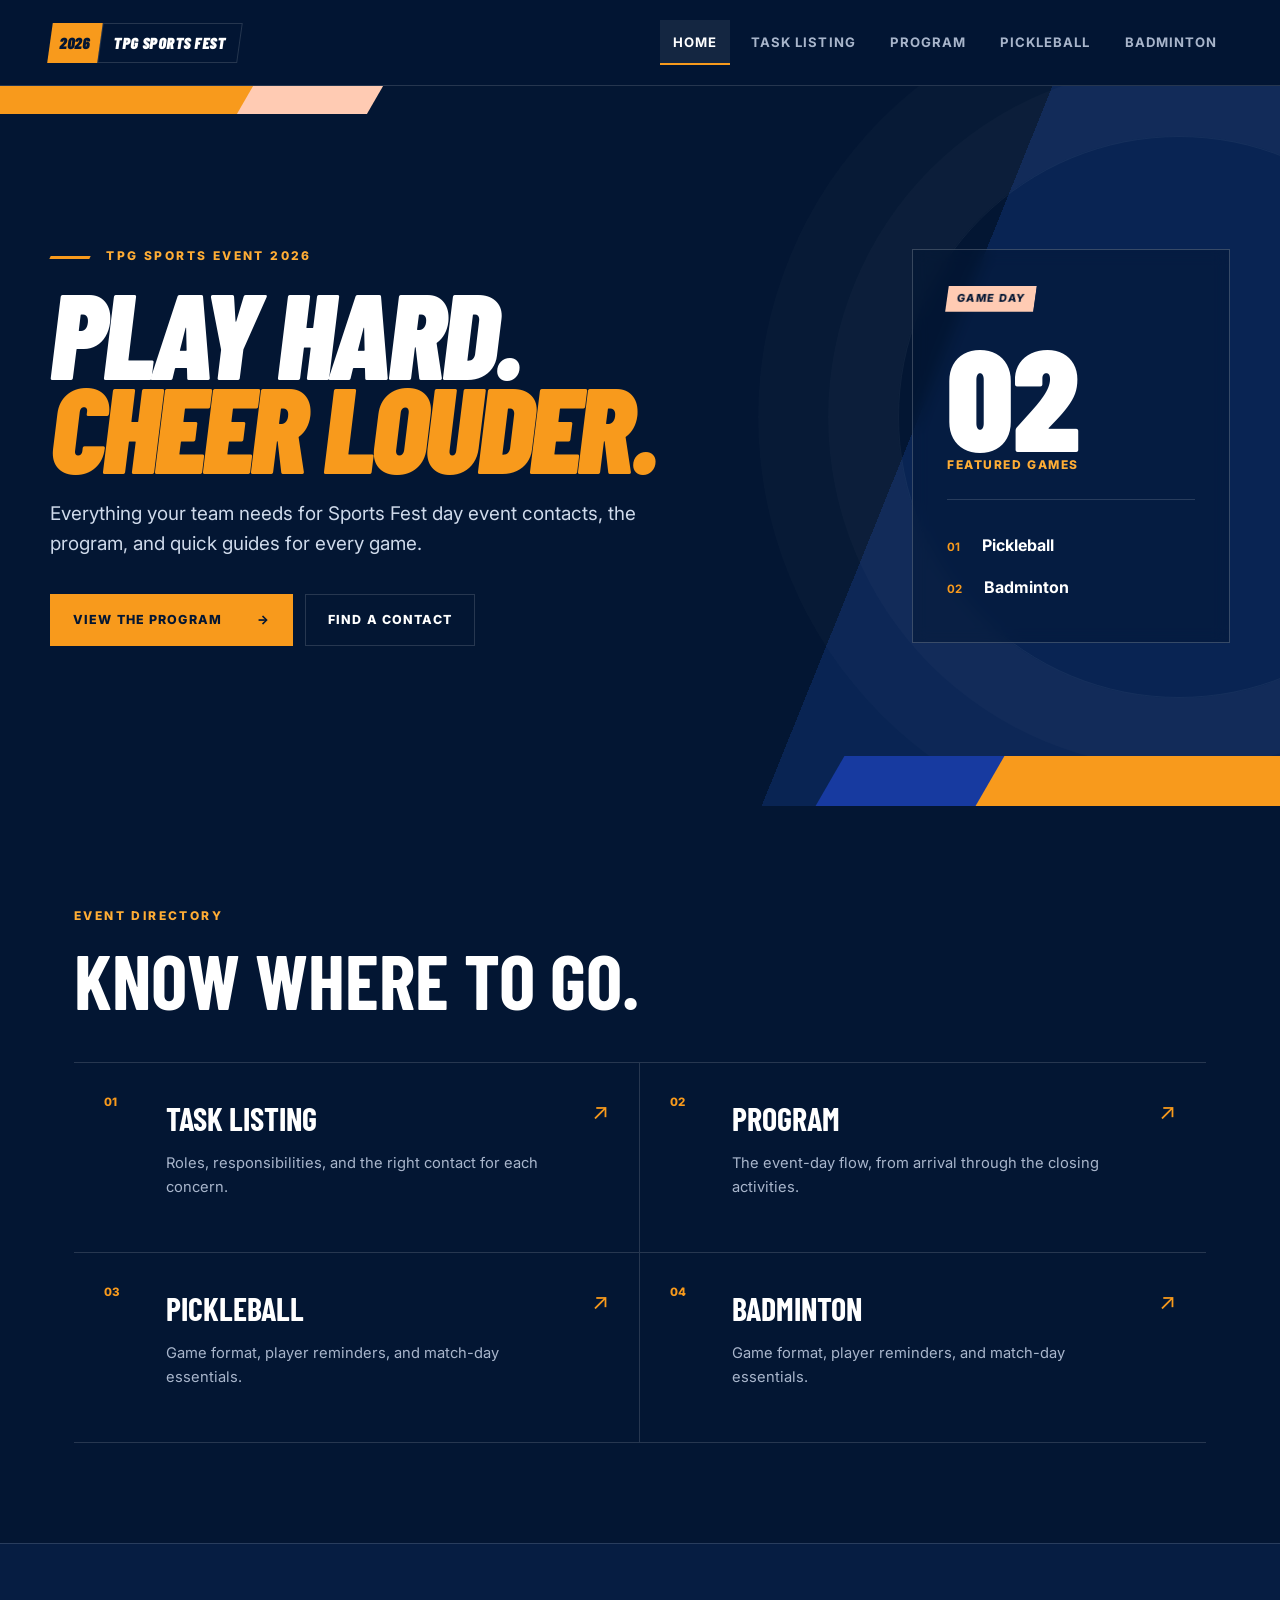
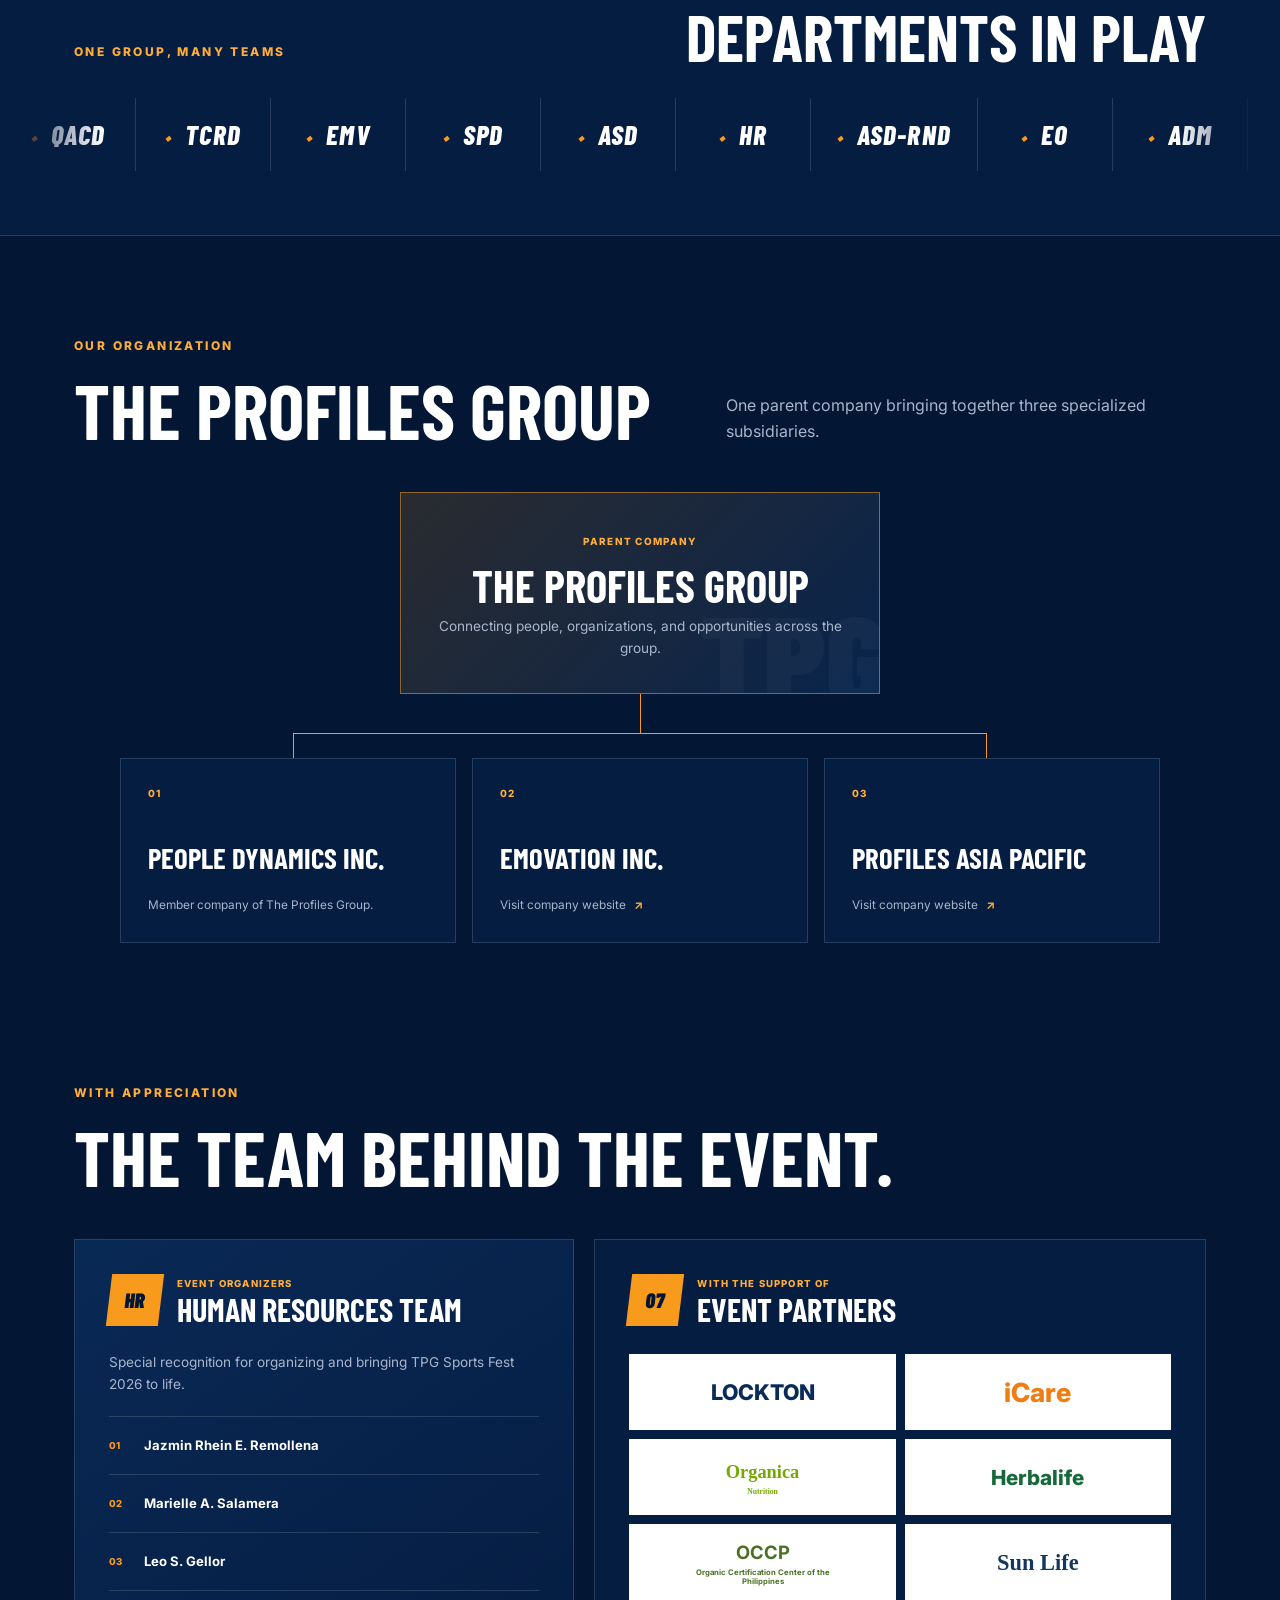
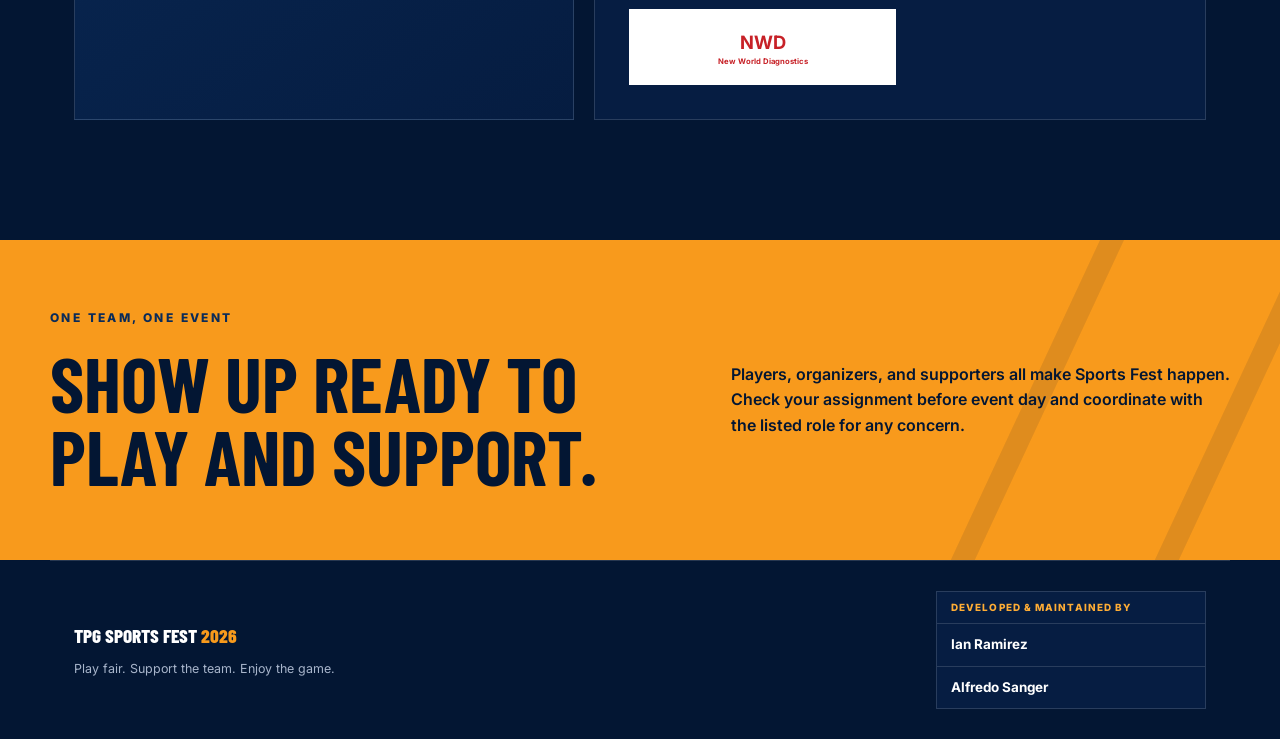
<file: index.html>
<!doctype html>
<html lang="en">
<head>
  <meta charset="utf-8">
  <meta name="viewport" content="width=device-width, initial-scale=1">
  <meta name="description" content="TPG Sports Fest 2026 event guide, program, contacts, and game information.">
  <title>TPG Sports Fest 2026</title>
  <link rel="preconnect" href="https://fonts.googleapis.com">
  <link rel="preconnect" href="https://fonts.gstatic.com" crossorigin>
  <link href="https://fonts.googleapis.com/css2?family=Barlow+Condensed:ital,wght@0,700;0,800;0,900;1,800;1,900&family=Inter:wght@400;500;600;700;800&display=swap" rel="stylesheet">
  <link rel="stylesheet" href="assets/css/landing-page.css">
  <script src="assets/js/landing-page.js" defer></script>
</head>
<body>
  <header class="siteHeader">
    <a class="eventBrand" href="index.html" aria-label="TPG Sports Fest 2026 home">
      <span class="eventBrandYear">2026</span>
      <span class="eventBrandName">TPG Sports Fest</span>
    </a>
    <button class="navigationToggle" type="button" aria-expanded="false" aria-controls="primaryNavigation">
      <span class="visuallyHidden">Open navigation</span>
      <span></span><span></span><span></span>
    </button>
    <nav class="primaryNavigation" id="primaryNavigation" aria-label="Primary navigation">
      <a class="isActive" href="index.html" aria-current="page">Home</a>
      <a href="pages/task-listing/">Task Listing</a>
      <a href="pages/program/">Program</a>
      <a href="pages/pickleball/">Pickleball</a>
      <a href="pages/badminton/">Badminton</a>
    </nav>
  </header>

  <main>
    <section class="heroSection">
      <div class="heroDecoration heroDecorationTop" aria-hidden="true"></div>
      <div class="heroDecoration heroDecorationBottom" aria-hidden="true"></div>
      <div class="heroCopy">
        <p class="eyebrow"><span></span> TPG Sports Event 2026</p>
        <h1>Play hard.<br><em>Cheer louder.</em></h1>
        <p class="heroIntroduction">Everything your team needs for Sports Fest day event contacts, the program, and quick guides for every game.</p>
        <div class="heroActions">
          <a class="button buttonPrimary" href="pages/program/">View the program <span aria-hidden="true">→</span></a>
          <a class="button buttonSecondary" href="pages/task-listing/">Find a contact</a>
        </div>
      </div>
      <div class="heroScoreCard" aria-label="Event highlights">
        <span class="scoreCardLabel">Game Day</span>
        <div class="scoreCardNumber">02</div>
        <p>Featured games</p>
        <div class="scoreCardDivider"></div>
        <ul>
          <li><span>01</span> Pickleball</li>
          <li><span>02</span> Badminton</li>
        </ul>
      </div>
    </section>

    <section class="quickLinksSection" aria-labelledby="quickLinksHeading">
      <div class="sectionHeading">
        <p class="sectionKicker">Event directory</p>
        <h2 id="quickLinksHeading">Know where to go.</h2>
      </div>
      <div class="quickLinkGrid">
        <a class="quickLinkCard" href="pages/task-listing/">
          <span class="quickLinkNumber">01</span>
          <div>
            <h3>Task Listing</h3>
            <p>Roles, responsibilities, and the right contact for each concern.</p>
          </div>
          <span class="quickLinkArrow" aria-hidden="true">↗</span>
        </a>
        <a class="quickLinkCard" href="pages/program/">
          <span class="quickLinkNumber">02</span>
          <div>
            <h3>Program</h3>
            <p>The event-day flow, from arrival through the closing activities.</p>
          </div>
          <span class="quickLinkArrow" aria-hidden="true">↗</span>
        </a>
        <a class="quickLinkCard" href="pages/pickleball/">
          <span class="quickLinkNumber">03</span>
          <div>
            <h3>Pickleball</h3>
            <p>Game format, player reminders, and match-day essentials.</p>
          </div>
          <span class="quickLinkArrow" aria-hidden="true">↗</span>
        </a>
        <a class="quickLinkCard" href="pages/badminton/">
          <span class="quickLinkNumber">04</span>
          <div>
            <h3>Badminton</h3>
            <p>Game format, player reminders, and match-day essentials.</p>
          </div>
          <span class="quickLinkArrow" aria-hidden="true">↗</span>
        </a>
      </div>
    </section>

    <section class="departmentTickerSection" aria-labelledby="departmentTickerHeading">
      <div class="departmentTickerHeading">
        <p class="sectionKicker">One group, many teams</p>
        <h2 id="departmentTickerHeading">Departments in play</h2>
      </div>
      <div class="departmentTickerWindow">
        <div class="departmentTickerTrack">
          <ul class="departmentTickerList" aria-label="Participating departments">
            <li>QACD</li><li>TCRD</li><li>EMV</li><li>SPD</li><li>ASD</li><li>HR</li><li>ASD-RND</li><li>EO</li><li>ADM</li><li>IT</li><li>FIN</li><li>MMM</li>
          </ul>
          <ul class="departmentTickerList" aria-hidden="true">
            <li>QACD</li><li>TCRD</li><li>EMV</li><li>SPD</li><li>ASD</li><li>HR</li><li>ASD-RND</li><li>EO</li><li>ADM</li><li>IT</li><li>FIN</li><li>MMM</li>
          </ul>
        </div>
      </div>
    </section>

    <section class="organizationSection" aria-labelledby="organizationHeading">
      <div class="sectionHeading sectionHeadingHorizontal">
        <div><p class="sectionKicker">Our organization</p><h2 id="organizationHeading">The Profiles Group</h2></div>
        <p>One parent company bringing together three specialized subsidiaries.</p>
      </div>
      <div class="companyStructure">
        <article class="parentCompanyCard"><span>Parent company</span><h3>The Profiles Group</h3><p>Connecting people, organizations, and opportunities across the group.</p></article>
        <div class="subsidiaryConnector" aria-hidden="true"><span></span></div>
        <div class="subsidiaryGrid">
          <article class="subsidiaryCard"><span>01</span><h3>People Dynamics Inc.</h3><p>Member company of The Profiles Group.</p></article>
          <a class="subsidiaryCard" href="https://emovation.ph/about-us/" target="_blank" rel="noopener noreferrer"><span>02</span><h3>Emovation Inc.</h3><p>Visit company website <b aria-hidden="true">↗</b></p></a>
          <a class="subsidiaryCard" href="https://www.profilesasiapacific.com/" target="_blank" rel="noopener noreferrer"><span>03</span><h3>Profiles Asia Pacific</h3><p>Visit company website <b aria-hidden="true">↗</b></p></a>
        </div>
      </div>
    </section>

    <section class="recognitionSection" aria-labelledby="recognitionHeading">
      <div class="sectionHeading"><p class="sectionKicker">With appreciation</p><h2 id="recognitionHeading">The team behind the event.</h2></div>
      <div class="recognitionGrid">
        <article class="organizerRecognition">
          <div class="recognitionCardHeading"><span>HR</span><div><p>Event organizers</p><h3>Human Resources Team</h3></div></div>
          <p class="recognitionIntroduction">Special recognition for organizing and bringing TPG Sports Fest 2026 to life.</p>
          <ol class="organizerList">
            <li><span>01</span><strong>Jazmin Rhein E. Remollena</strong></li>
            <li><span>02</span><strong>Marielle A. Salamera</strong></li>
            <li><span>03</span><strong>Leo S. Gellor</strong></li>
          </ol>
        </article>
        <article class="partnerRecognition">
          <div class="recognitionCardHeading"><span>07</span><div><p>With the support of</p><h3>Event Partners</h3></div></div>
          <div class="partnerGrid" aria-label="Event partners">
            <div class="partnerMark partnerLockton">Lockton</div>
            <div class="partnerMark partnerICare">iCare</div>
            <div class="partnerMark partnerOrganica">Organica <small>Nutrition</small></div>
            <div class="partnerMark partnerHerbalife">Herbalife</div>
            <div class="partnerMark partnerOccp"><strong>OCCP</strong><small>Organic Certification Center of the Philippines</small></div>
            <div class="partnerMark partnerSunLife">Sun Life</div>
            <div class="partnerMark partnerNwd"><strong>NWD</strong><small>New World Diagnostics</small></div>
          </div>
        </article>
      </div>
    </section>

    <section class="reminderBanner">
      <div>
        <p class="sectionKicker">One team, one event</p>
        <h2>Show up ready to play and support.</h2>
      </div>
      <p>Players, organizers, and supporters all make Sports Fest happen. Check your assignment before event day and coordinate with the listed role for any concern.</p>
    </section>
  </main>

  <footer class="siteFooter">
    <div class="footerEventSummary">
      <p class="footerEventName">TPG Sports Fest <span>2026</span></p>
      <p>Play fair. Support the team. Enjoy the game.</p>
    </div>
    <aside class="systemCredits" aria-label="System development and maintenance credits">
      <p>Developed &amp; maintained by</p>
      <ul>
        <li>Ian Ramirez</li>
        <li>Alfredo Sanger</li>
      </ul>
    </aside>
  </footer>
</body>
</html>
</file>
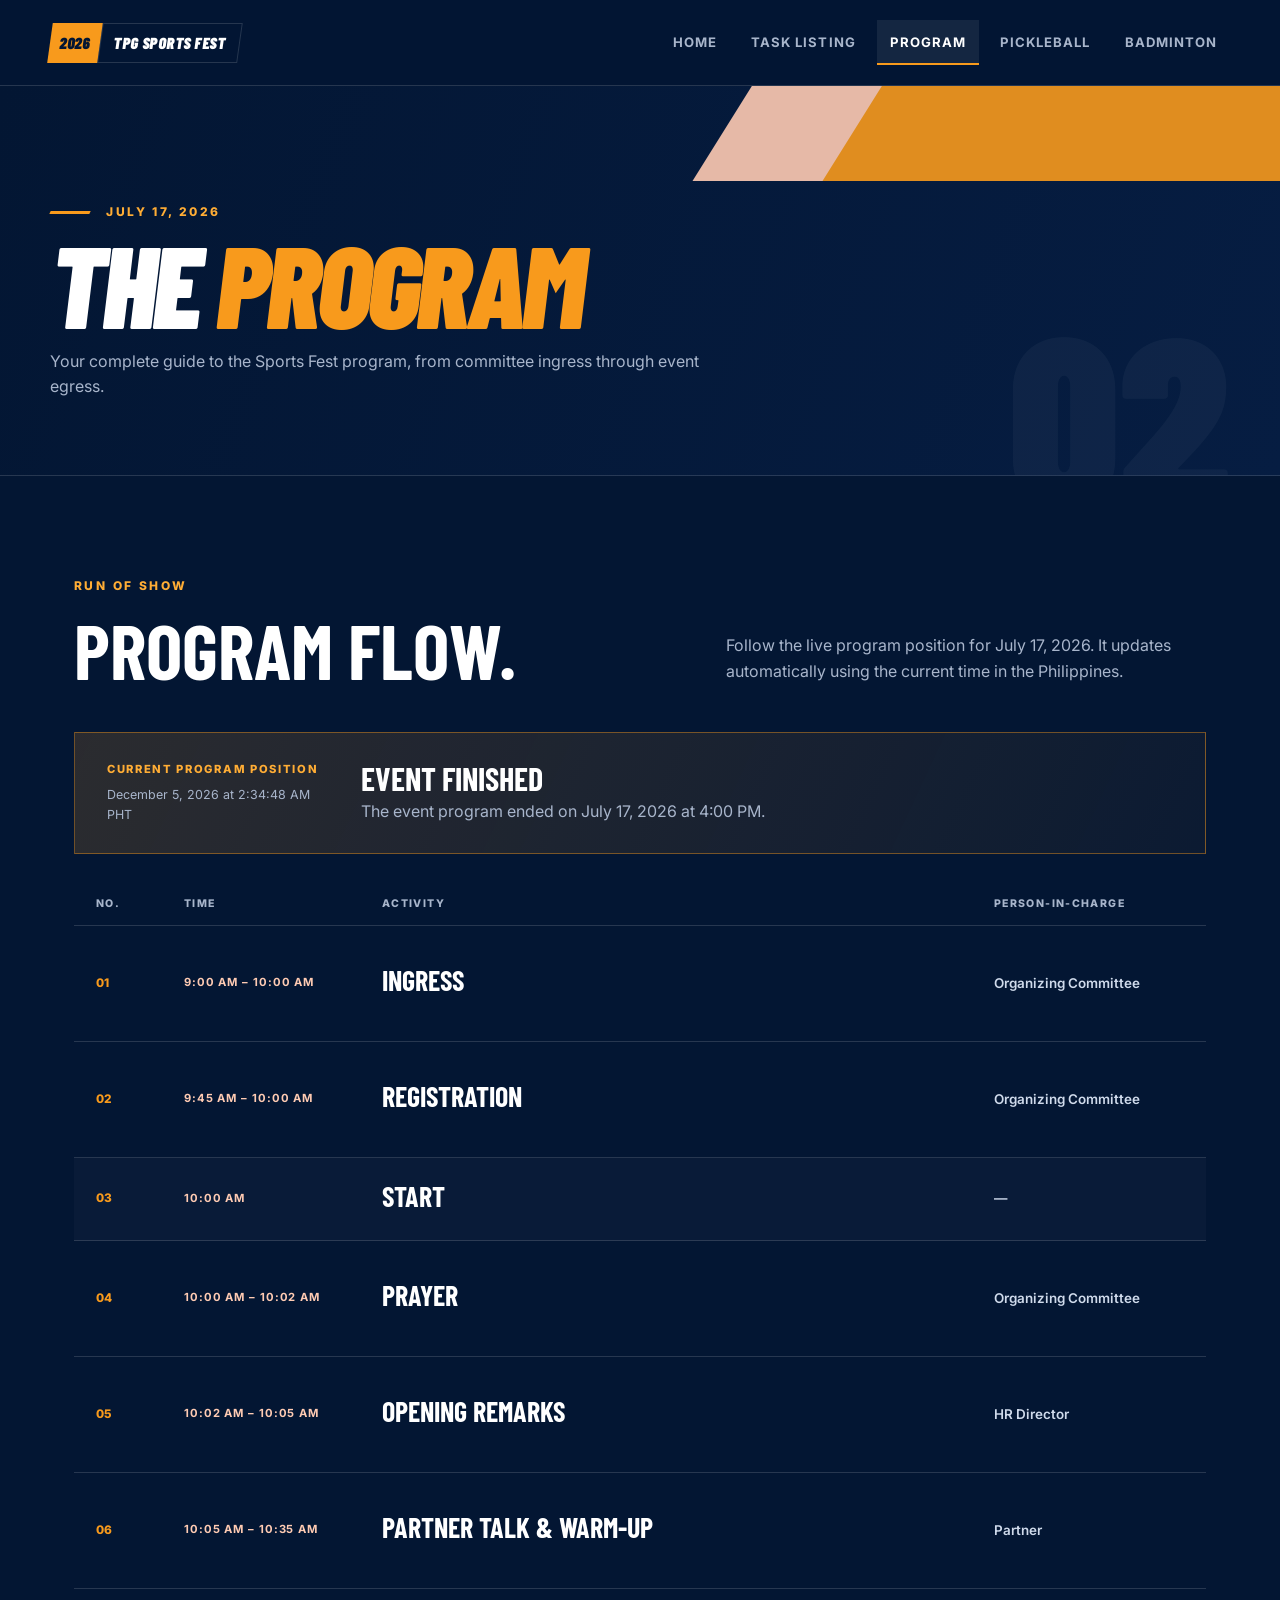
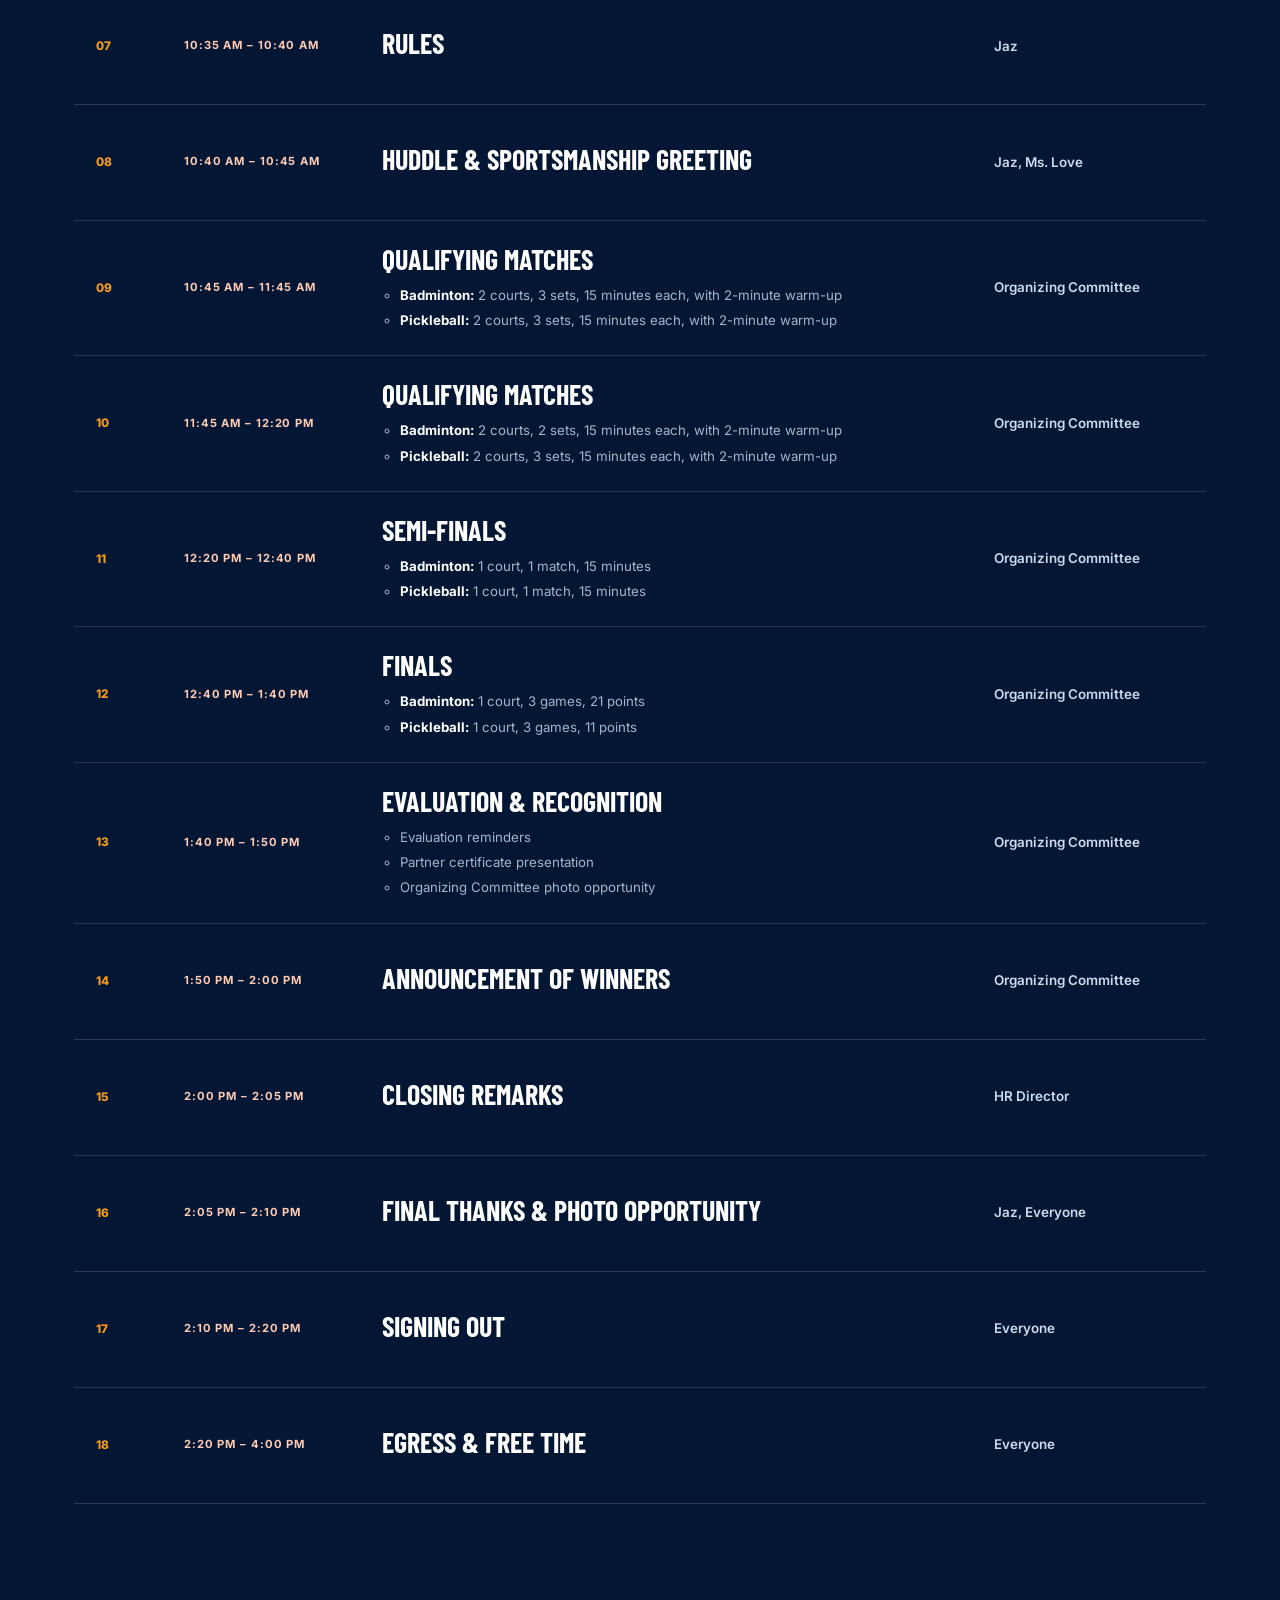
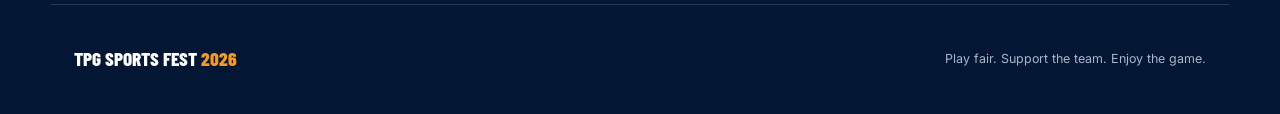
<file: pages/program/index.html>
<!doctype html>
<html lang="en">
<head>
  <meta charset="utf-8">
  <meta name="viewport" content="width=device-width, initial-scale=1">
  <meta name="description" content="TPG Sports Fest 2026 event program.">
  <title>Program | TPG Sports Fest 2026</title>
  <link rel="preconnect" href="https://fonts.googleapis.com"><link rel="preconnect" href="https://fonts.gstatic.com" crossorigin>
  <link href="https://fonts.googleapis.com/css2?family=Barlow+Condensed:ital,wght@0,700;0,800;0,900;1,800;1,900&family=Inter:wght@400;500;600;700;800&display=swap" rel="stylesheet">
  <link rel="stylesheet" href="assets/css/program-page.css"><script src="assets/js/program-page.js" defer></script>
</head>
<body>
  <header class="siteHeader"><a class="eventBrand" href="../../index.html" aria-label="TPG Sports Fest 2026 home"><span class="eventBrandYear">2026</span><span class="eventBrandName">TPG Sports Fest</span></a><button class="navigationToggle" type="button" aria-expanded="false" aria-controls="primaryNavigation"><span class="visuallyHidden">Open navigation</span><span></span><span></span><span></span></button><nav class="primaryNavigation" id="primaryNavigation" aria-label="Primary navigation"><a href="../../index.html">Home</a><a href="../task-listing/">Task Listing</a><a class="isActive" href="../program/" aria-current="page">Program</a><a href="../pickleball/">Pickleball</a><a href="../badminton/">Badminton</a></nav></header>
  <main>
    <section class="pageHero"><div><p class="eyebrow"><span></span> <time datetime="2026-07-17">July 17, 2026</time></p><h1>The <em>Program</em></h1><p>Your complete guide to the Sports Fest program, from committee ingress through event egress.</p></div><span class="pageHeroNumber" aria-hidden="true">02</span></section>
    <section class="contentSection">
      <div class="sectionHeading sectionHeadingHorizontal"><div><p class="sectionKicker">Run of show</p><h2>Program flow.</h2></div><p>Follow the live program position for July 17, 2026. It updates automatically using the current time in the Philippines.</p></div>
      <section class="programCurrentPosition" aria-labelledby="programCurrentPositionHeading" aria-live="polite">
        <div>
          <p class="programCurrentPositionLabel" id="programCurrentPositionHeading">Current program position</p>
          <p class="programCurrentPositionTime" id="programCurrentPositionTime">Checking Philippine time…</p>
        </div>
        <div>
          <strong id="programCurrentPositionTitle">Checking the schedule…</strong>
          <p id="programCurrentPositionMessage">The current activity will appear here.</p>
        </div>
      </section>
      <div class="programColumnHeadings" aria-hidden="true"><span>No.</span><span>Time</span><span>Activity</span><span>Person-in-charge</span></div>
      <ol class="programTimeline">
        <li data-program-entry="01"><span class="programStep">01</span><div class="programTime"><time datetime="09:00">9:00 AM</time> – <time datetime="10:00">10:00 AM</time></div><div class="programActivity"><h3>Ingress</h3></div><p class="programPersonInCharge">Organizing Committee</p></li>
        <li data-program-entry="02"><span class="programStep">02</span><div class="programTime"><time datetime="09:45">9:45 AM</time> – <time datetime="10:00">10:00 AM</time></div><div class="programActivity"><h3>Registration</h3></div><p class="programPersonInCharge">Organizing Committee</p></li>
        <li class="programTimelineMarker"><span class="programStep">03</span><div class="programTime"><time datetime="10:00">10:00 AM</time></div><div class="programActivity"><h3>Start</h3></div><p class="programPersonInCharge">—</p></li>
        <li data-program-entry="04"><span class="programStep">04</span><div class="programTime"><time datetime="10:00">10:00 AM</time> – <time datetime="10:02">10:02 AM</time></div><div class="programActivity"><h3>Prayer</h3></div><p class="programPersonInCharge">Organizing Committee</p></li>
        <li data-program-entry="05"><span class="programStep">05</span><div class="programTime"><time datetime="10:02">10:02 AM</time> – <time datetime="10:05">10:05 AM</time></div><div class="programActivity"><h3>Opening Remarks</h3></div><p class="programPersonInCharge">HR Director</p></li>
        <li data-program-entry="06"><span class="programStep">06</span><div class="programTime"><time datetime="10:05">10:05 AM</time> – <time datetime="10:35">10:35 AM</time></div><div class="programActivity"><h3>Partner Talk &amp; Warm-up</h3></div><p class="programPersonInCharge">Partner</p></li>
        <li data-program-entry="07"><span class="programStep">07</span><div class="programTime"><time datetime="10:35">10:35 AM</time> – <time datetime="10:40">10:40 AM</time></div><div class="programActivity"><h3>Rules</h3></div><p class="programPersonInCharge">Jaz</p></li>
        <li data-program-entry="08"><span class="programStep">08</span><div class="programTime"><time datetime="10:40">10:40 AM</time> – <time datetime="10:45">10:45 AM</time></div><div class="programActivity"><h3>Huddle &amp; Sportsmanship Greeting</h3></div><p class="programPersonInCharge">Jaz, Ms. Love</p></li>
        <li data-program-entry="09"><span class="programStep">09</span><div class="programTime"><time datetime="10:45">10:45 AM</time> – <time datetime="11:45">11:45 AM</time></div><div class="programActivity"><h3>Qualifying Matches</h3><ul><li><strong>Badminton:</strong> 2 courts, 3 sets, 15 minutes each, with 2-minute warm-up</li><li><strong>Pickleball:</strong> 2 courts, 3 sets, 15 minutes each, with 2-minute warm-up</li></ul></div><p class="programPersonInCharge">Organizing Committee</p></li>
        <li data-program-entry="10"><span class="programStep">10</span><div class="programTime"><time datetime="11:45">11:45 AM</time> – <time datetime="12:20">12:20 PM</time></div><div class="programActivity"><h3>Qualifying Matches</h3><ul><li><strong>Badminton:</strong> 2 courts, 2 sets, 15 minutes each, with 2-minute warm-up</li><li><strong>Pickleball:</strong> 2 courts, 3 sets, 15 minutes each, with 2-minute warm-up</li></ul></div><p class="programPersonInCharge">Organizing Committee</p></li>
        <li data-program-entry="11"><span class="programStep">11</span><div class="programTime"><time datetime="12:20">12:20 PM</time> – <time datetime="12:40">12:40 PM</time></div><div class="programActivity"><h3>Semi-finals</h3><ul><li><strong>Badminton:</strong> 1 court, 1 match, 15 minutes</li><li><strong>Pickleball:</strong> 1 court, 1 match, 15 minutes</li></ul></div><p class="programPersonInCharge">Organizing Committee</p></li>
        <li data-program-entry="12"><span class="programStep">12</span><div class="programTime"><time datetime="12:40">12:40 PM</time> – <time datetime="13:40">1:40 PM</time></div><div class="programActivity"><h3>Finals</h3><ul><li><strong>Badminton:</strong> 1 court, 3 games, 21 points</li><li><strong>Pickleball:</strong> 1 court, 3 games, 11 points</li></ul></div><p class="programPersonInCharge">Organizing Committee</p></li>
        <li data-program-entry="13"><span class="programStep">13</span><div class="programTime"><time datetime="13:40">1:40 PM</time> – <time datetime="13:50">1:50 PM</time></div><div class="programActivity"><h3>Evaluation &amp; Recognition</h3><ul><li>Evaluation reminders</li><li>Partner certificate presentation</li><li>Organizing Committee photo opportunity</li></ul></div><p class="programPersonInCharge">Organizing Committee</p></li>
        <li data-program-entry="14"><span class="programStep">14</span><div class="programTime"><time datetime="13:50">1:50 PM</time> – <time datetime="14:00">2:00 PM</time></div><div class="programActivity"><h3>Announcement of Winners</h3></div><p class="programPersonInCharge">Organizing Committee</p></li>
        <li data-program-entry="15"><span class="programStep">15</span><div class="programTime"><time datetime="14:00">2:00 PM</time> – <time datetime="14:05">2:05 PM</time></div><div class="programActivity"><h3>Closing Remarks</h3></div><p class="programPersonInCharge">HR Director</p></li>
        <li data-program-entry="16"><span class="programStep">16</span><div class="programTime"><time datetime="14:05">2:05 PM</time> – <time datetime="14:10">2:10 PM</time></div><div class="programActivity"><h3>Final Thanks &amp; Photo Opportunity</h3></div><p class="programPersonInCharge">Jaz, Everyone</p></li>
        <li data-program-entry="17"><span class="programStep">17</span><div class="programTime"><time datetime="14:10">2:10 PM</time> – <time datetime="14:20">2:20 PM</time></div><div class="programActivity"><h3>Signing Out</h3></div><p class="programPersonInCharge">Everyone</p></li>
        <li data-program-entry="18"><span class="programStep">18</span><div class="programTime"><time datetime="14:20">2:20 PM</time> – <time datetime="16:00">4:00 PM</time></div><div class="programActivity"><h3>Egress &amp; Free Time</h3></div><p class="programPersonInCharge">Everyone</p></li>
      </ol>
    </section>
  </main>
  <footer class="siteFooter"><p>TPG Sports Fest <span>2026</span></p><p>Play fair. Support the team. Enjoy the game.</p></footer>
</body>
</html>
</file>
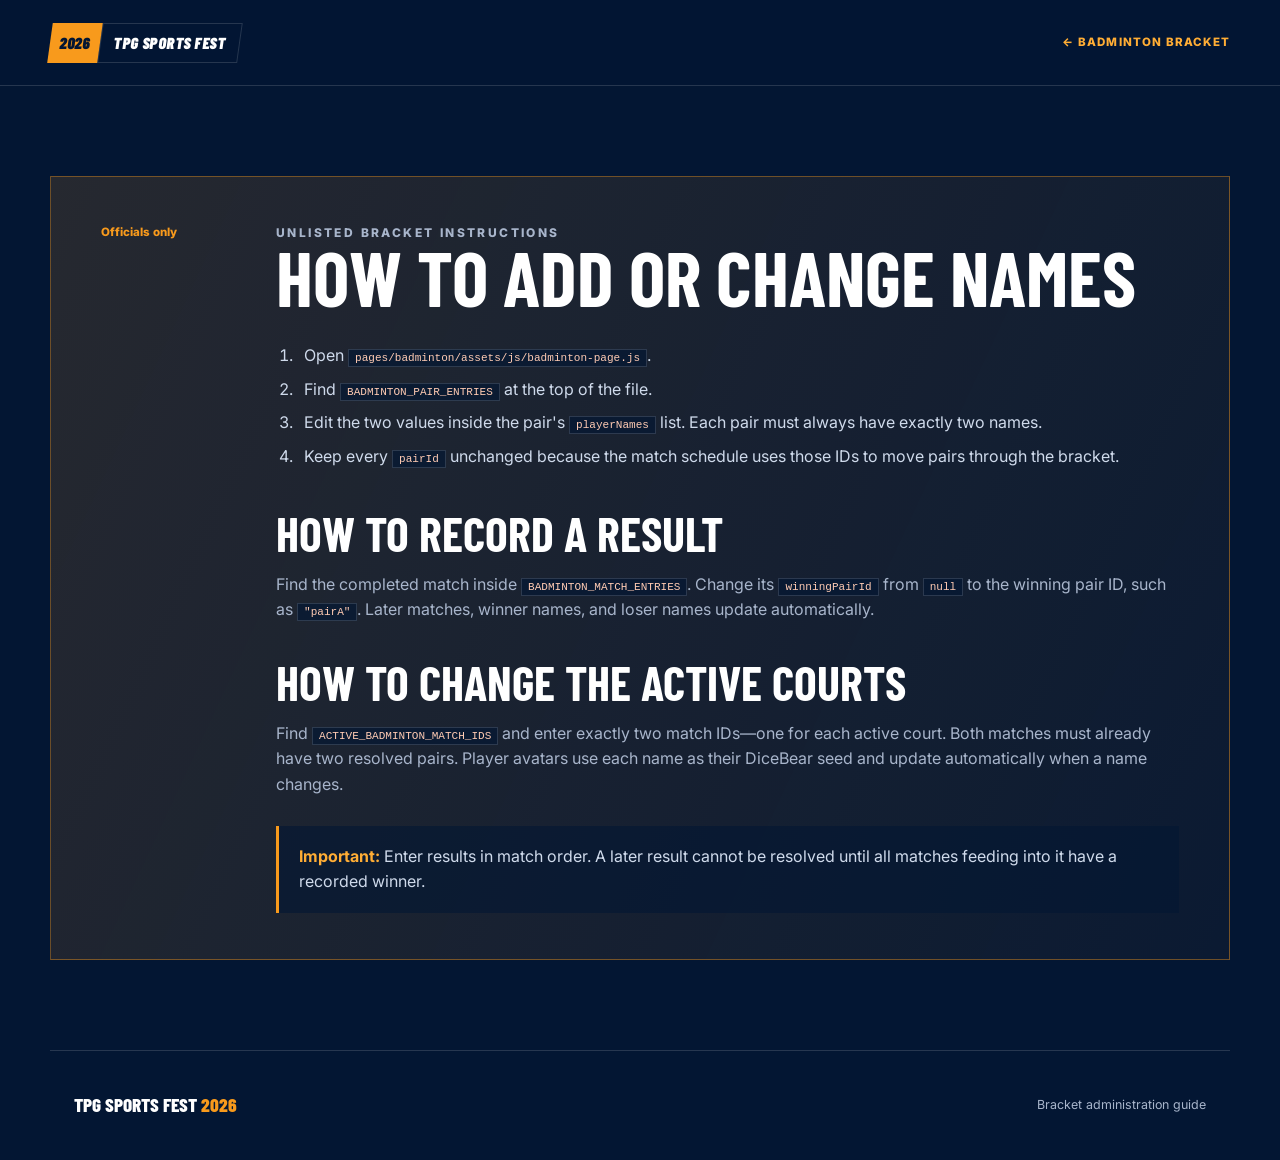
<file: pages/badminton/officials-bracket-guide/index.html>
<!doctype html>
<html lang="en">
<head>
  <meta charset="utf-8">
  <meta name="viewport" content="width=device-width, initial-scale=1">
  <meta name="robots" content="noindex, nofollow, noarchive">
  <meta name="description" content="Badminton bracket update instructions for authorized event officials.">
  <title>Bracket Update Guide | TPG Sports Fest 2026</title>
  <link rel="preconnect" href="https://fonts.googleapis.com">
  <link rel="preconnect" href="https://fonts.gstatic.com" crossorigin>
  <link href="https://fonts.googleapis.com/css2?family=Barlow+Condensed:ital,wght@0,700;0,800;0,900;1,800;1,900&family=Inter:wght@400;500;600;700;800&display=swap" rel="stylesheet">
  <link rel="stylesheet" href="../assets/css/badminton-page.css">
  <link rel="stylesheet" href="../../../assets/css/doubles-tournament-bracket.css">
</head>
<body>
  <header class="siteHeader">
    <a class="eventBrand" href="../../../index.html" aria-label="TPG Sports Fest 2026 home"><span class="eventBrandYear">2026</span><span class="eventBrandName">TPG Sports Fest</span></a>
    <a class="updateGuideReturnLink" href="../">← Badminton bracket</a>
  </header>
  <main class="updateGuidePage">
    <section class="tournamentUpdateNotes" aria-labelledby="badmintonUpdateHeading">
      <span class="informationNumber">Officials only</span>
      <div>
        <p class="sectionKicker">Unlisted bracket instructions</p>
        <h1 id="badmintonUpdateHeading">How to add or change names</h1>
        <ol>
          <li>Open <code>pages/badminton/assets/js/badminton-page.js</code>.</li>
          <li>Find <code>BADMINTON_PAIR_ENTRIES</code> at the top of the file.</li>
          <li>Edit the two values inside the pair's <code>playerNames</code> list. Each pair must always have exactly two names.</li>
          <li>Keep every <code>pairId</code> unchanged because the match schedule uses those IDs to move pairs through the bracket.</li>
        </ol>
        <h2>How to record a result</h2>
        <p>Find the completed match inside <code>BADMINTON_MATCH_ENTRIES</code>. Change its <code>winningPairId</code> from <code>null</code> to the winning pair ID, such as <code>"pairA"</code>. Later matches, winner names, and loser names update automatically.</p>
        <h2>How to change the active courts</h2>
        <p>Find <code>ACTIVE_BADMINTON_MATCH_IDS</code> and enter exactly two match IDs—one for each active court. Both matches must already have two resolved pairs. Player avatars use each name as their DiceBear seed and update automatically when a name changes.</p>
        <aside class="updateGuideWarning"><strong>Important:</strong> Enter results in match order. A later result cannot be resolved until all matches feeding into it have a recorded winner.</aside>
      </div>
    </section>
  </main>
  <footer class="siteFooter"><p>TPG Sports Fest <span>2026</span></p><p>Bracket administration guide</p></footer>
</body>
</html>
</file>
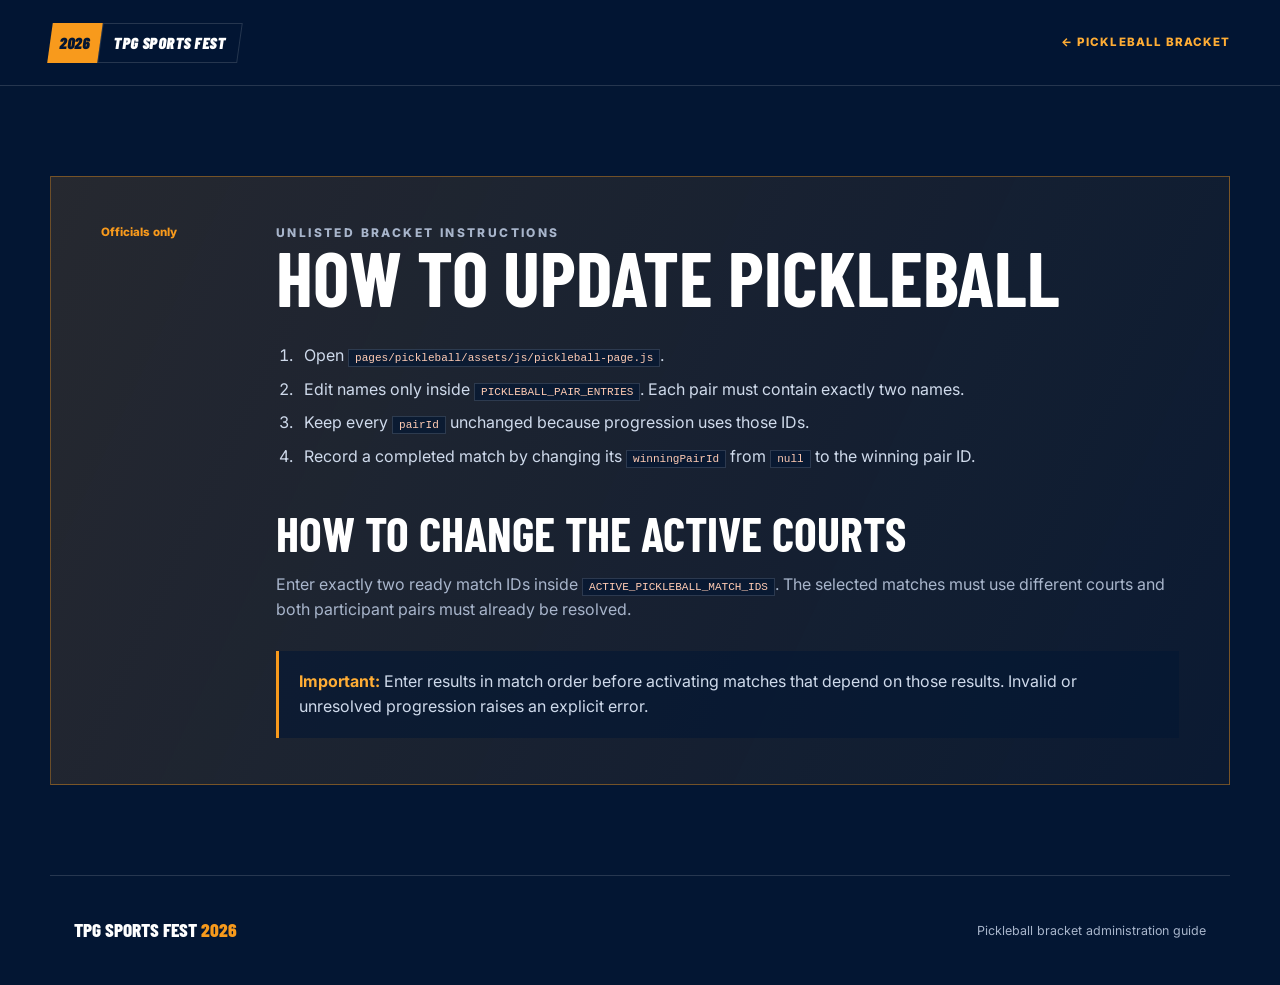
<file: pages/pickleball/officials-bracket-guide/index.html>
<!doctype html>
<html lang="en">
<head>
  <meta charset="utf-8">
  <meta name="viewport" content="width=device-width, initial-scale=1">
  <meta name="robots" content="noindex, nofollow, noarchive">
  <meta name="description" content="Pickleball bracket update instructions for authorized event officials.">
  <title>Pickleball Bracket Update Guide | TPG Sports Fest 2026</title>
  <link rel="preconnect" href="https://fonts.googleapis.com">
  <link rel="preconnect" href="https://fonts.gstatic.com" crossorigin>
  <link href="https://fonts.googleapis.com/css2?family=Barlow+Condensed:ital,wght@0,700;0,800;0,900;1,800;1,900&family=Inter:wght@400;500;600;700;800&display=swap" rel="stylesheet">
  <link rel="stylesheet" href="../assets/css/pickleball-page.css">
  <link rel="stylesheet" href="../../../assets/css/doubles-tournament-bracket.css">
</head>
<body>
  <header class="siteHeader">
    <a class="eventBrand" href="../../../index.html" aria-label="TPG Sports Fest 2026 home"><span class="eventBrandYear">2026</span><span class="eventBrandName">TPG Sports Fest</span></a>
    <a class="updateGuideReturnLink" href="../">← Pickleball bracket</a>
  </header>
  <main class="updateGuidePage">
    <section class="tournamentUpdateNotes" aria-labelledby="pickleballUpdateHeading">
      <span class="informationNumber">Officials only</span>
      <div>
        <p class="sectionKicker">Unlisted bracket instructions</p>
        <h1 id="pickleballUpdateHeading">How to update pickleball</h1>
        <ol>
          <li>Open <code>pages/pickleball/assets/js/pickleball-page.js</code>.</li>
          <li>Edit names only inside <code>PICKLEBALL_PAIR_ENTRIES</code>. Each pair must contain exactly two names.</li>
          <li>Keep every <code>pairId</code> unchanged because progression uses those IDs.</li>
          <li>Record a completed match by changing its <code>winningPairId</code> from <code>null</code> to the winning pair ID.</li>
        </ol>
        <h2>How to change the active courts</h2>
        <p>Enter exactly two ready match IDs inside <code>ACTIVE_PICKLEBALL_MATCH_IDS</code>. The selected matches must use different courts and both participant pairs must already be resolved.</p>
        <aside class="updateGuideWarning"><strong>Important:</strong> Enter results in match order before activating matches that depend on those results. Invalid or unresolved progression raises an explicit error.</aside>
      </div>
    </section>
  </main>
  <footer class="siteFooter"><p>TPG Sports Fest <span>2026</span></p><p>Pickleball bracket administration guide</p></footer>
</body>
</html>
</file>
<file: assets/css/landing-page.css>
:root {
  --navy-950: #031633;
  --navy-900: #061d42;
  --navy-800: #0a2b59;
  --blue-700: #173aa0;
  --orange-500: #f89a1c;
  --orange-400: #ffad35;
  --peach-200: #ffcbb3;
  --cream-100: #fff9ef;
  --white: #ffffff;
  --muted-blue: #a8b5cb;
  --border-blue: rgba(255, 255, 255, 0.14);
  --heading-font: "Barlow Condensed", Impact, sans-serif;
  --body-font: "Inter", Arial, sans-serif;
  --content-width: 1180px;
}

* { box-sizing: border-box; }
html { scroll-behavior: smooth; }
body { margin: 0; background: var(--navy-950); color: var(--white); font-family: var(--body-font); line-height: 1.6; }
a { color: inherit; }
button { font: inherit; }
.visuallyHidden { position: absolute; width: 1px; height: 1px; padding: 0; margin: -1px; overflow: hidden; clip: rect(0, 0, 0, 0); white-space: nowrap; border: 0; }

.siteHeader { min-height: 86px; padding: 0 max(24px, calc((100% - var(--content-width)) / 2)); display: flex; align-items: center; justify-content: space-between; border-bottom: 1px solid var(--border-blue); background: rgba(3, 22, 51, 0.96); position: sticky; top: 0; z-index: 20; backdrop-filter: blur(14px); }
.eventBrand { display: flex; align-items: stretch; text-decoration: none; text-transform: uppercase; font-family: var(--heading-font); font-weight: 900; letter-spacing: .03em; transform: skew(-8deg); }
.eventBrandYear { background: var(--orange-500); color: var(--navy-950); padding: 7px 10px; }
.eventBrandName { border: 1px solid var(--border-blue); padding: 6px 13px; }
.primaryNavigation { display: flex; align-items: center; gap: 8px; }
.primaryNavigation a { color: var(--muted-blue); text-decoration: none; font-size: .82rem; font-weight: 700; text-transform: uppercase; letter-spacing: .08em; padding: 12px 13px; transition: color .2s ease, background .2s ease; }
.primaryNavigation a:hover, .primaryNavigation a.isActive { color: var(--white); background: rgba(255, 255, 255, .07); }
.primaryNavigation a.isActive { box-shadow: inset 0 -2px var(--orange-500); }
.navigationToggle { display: none; border: 0; background: transparent; width: 42px; height: 42px; padding: 9px; }
.navigationToggle span:not(.visuallyHidden) { display: block; height: 2px; margin: 5px 0; background: var(--white); }

.heroSection { min-height: 720px; max-width: 1440px; margin: 0 auto; padding: 90px max(24px, calc((100% - var(--content-width)) / 2)); display: grid; grid-template-columns: minmax(0, 1.5fr) minmax(280px, .65fr); gap: clamp(50px, 10vw, 150px); align-items: center; position: relative; overflow: hidden; background: linear-gradient(112deg, var(--navy-950) 0%, var(--navy-950) 67%, #092453 67%); }
.heroSection::after { content: ""; position: absolute; width: 560px; height: 560px; border: 1px solid rgba(255,255,255,.05); border-radius: 50%; right: -180px; top: 50px; box-shadow: 0 0 0 70px rgba(255,255,255,.018), 0 0 0 140px rgba(255,255,255,.014); }
.heroCopy { position: relative; z-index: 2; }
.eyebrow, .sectionKicker { margin: 0 0 18px; color: var(--orange-400); font-size: .75rem; text-transform: uppercase; letter-spacing: .2em; font-weight: 800; }
.eyebrow span { display: inline-block; width: 40px; height: 3px; margin-right: 11px; vertical-align: middle; background: var(--orange-500); transform: skew(-25deg); }
h1, h2, h3, p { margin-top: 0; }
.heroCopy h1, .pageHero h1, .gameHero h1 { margin-bottom: 26px; font-family: var(--heading-font); font-size: clamp(4.5rem, 9.5vw, 8.8rem); font-weight: 900; font-style: italic; text-transform: uppercase; line-height: .78; letter-spacing: -.035em; }
.heroCopy h1 em, .pageHero h1 em, .gameHero h1 em { color: var(--orange-500); font-style: inherit; }
.heroIntroduction { max-width: 650px; margin-bottom: 34px; color: #cfdaeb; font-size: clamp(1rem, 2vw, 1.18rem); }
.heroActions { display: flex; flex-wrap: wrap; gap: 12px; }
.button { display: inline-flex; align-items: center; justify-content: center; min-height: 52px; padding: 0 22px; text-decoration: none; text-transform: uppercase; font-size: .78rem; font-weight: 800; letter-spacing: .09em; border: 1px solid var(--border-blue); transition: transform .2s ease, background .2s ease; }
.button:hover { transform: translateY(-2px); }
.buttonPrimary { gap: 35px; background: var(--orange-500); border-color: var(--orange-500); color: var(--navy-950); }
.buttonSecondary:hover { background: rgba(255,255,255,.07); }
.heroScoreCard { position: relative; z-index: 2; padding: 34px; border: 1px solid rgba(255,255,255,.2); background: rgba(3,22,51,.55); backdrop-filter: blur(8px); }
.scoreCardLabel { display: inline-block; background: var(--peach-200); color: var(--navy-950); padding: 4px 10px; text-transform: uppercase; font-size: .68rem; font-weight: 800; letter-spacing: .12em; transform: skew(-8deg); }
.scoreCardNumber { margin: 12px 0 -12px; color: var(--white); font-family: var(--heading-font); font-size: 9rem; font-weight: 900; line-height: 1; }
.heroScoreCard > p { color: var(--orange-400); text-transform: uppercase; letter-spacing: .13em; font-size: .75rem; font-weight: 800; }
.scoreCardDivider { height: 1px; background: var(--border-blue); margin: 25px 0; }
.heroScoreCard ul { list-style: none; margin: 0; padding: 0; }
.heroScoreCard li { padding: 8px 0; font-weight: 700; }
.heroScoreCard li span { color: var(--orange-500); margin-right: 18px; font-size: .72rem; }
.heroDecoration { position: absolute; z-index: 1; background: var(--orange-500); transform: skew(-30deg); }
.heroDecorationTop { width: 280px; height: 28px; top: 0; left: -35px; box-shadow: 130px 0 var(--peach-200); }
.heroDecorationBottom { width: 380px; height: 50px; right: -90px; bottom: 0; box-shadow: -160px 0 var(--blue-700); }

.quickLinksSection, .contentSection { max-width: var(--content-width); margin: 0 auto; padding: 100px 24px; }
.sectionHeading { margin-bottom: 46px; }
.sectionHeading h2, .reminderBanner h2, .calloutSection h2 { margin-bottom: 0; font-family: var(--heading-font); font-size: clamp(2.8rem, 6vw, 4.8rem); text-transform: uppercase; line-height: .95; }
.sectionHeadingHorizontal { display: grid; grid-template-columns: 1fr minmax(280px, 480px); gap: 50px; align-items: end; }
.sectionHeadingHorizontal > p { color: var(--muted-blue); margin-bottom: 2px; }
.quickLinkGrid { display: grid; grid-template-columns: repeat(2, 1fr); border-top: 1px solid var(--border-blue); }
.quickLinkCard { min-height: 190px; padding: 30px; display: grid; grid-template-columns: 40px 1fr auto; gap: 22px; align-items: start; border-right: 1px solid var(--border-blue); border-bottom: 1px solid var(--border-blue); text-decoration: none; transition: background .2s ease; }
.quickLinkCard:nth-child(even) { border-right: 0; }
.quickLinkCard:hover { background: rgba(255,255,255,.045); }
.quickLinkNumber, .informationNumber { color: var(--orange-500); font-size: .72rem; font-weight: 800; }
.quickLinkCard h3 { margin-bottom: 8px; font-family: var(--heading-font); font-size: 2rem; text-transform: uppercase; }
.quickLinkCard p { margin-bottom: 0; color: var(--muted-blue); font-size: .92rem; }
.quickLinkArrow { color: var(--orange-500); font-size: 1.4rem; }
.reminderBanner { max-width: 1440px; margin: 20px auto 0; padding: 68px max(24px, calc((100% - var(--content-width)) / 2)); display: grid; grid-template-columns: 1.1fr .9fr; gap: 70px; align-items: center; color: var(--navy-950); background: var(--orange-500); position: relative; overflow: hidden; }
.reminderBanner::after { content: ""; position: absolute; width: 180px; height: 120%; right: 3%; top: -10%; border: 24px solid rgba(3,22,51,.1); transform: skew(-25deg); }
.reminderBanner .sectionKicker { color: var(--navy-800); }
.reminderBanner > p { margin: 0; font-weight: 600; position: relative; z-index: 1; }

.departmentTickerSection { max-width: 1440px; margin: 0 auto; padding: 64px 0; overflow: hidden; border-top: 1px solid var(--border-blue); border-bottom: 1px solid var(--border-blue); background: var(--navy-900); }
.departmentTickerHeading { max-width: var(--content-width); margin: 0 auto 32px; padding: 0 24px; display: flex; align-items: end; justify-content: space-between; gap: 30px; }
.departmentTickerHeading .sectionKicker { margin-bottom: 5px; }
.departmentTickerHeading h2 { margin: 0; font-family: var(--heading-font); font-size: clamp(2.5rem, 5vw, 4rem); line-height: .9; text-transform: uppercase; }
.departmentTickerWindow { overflow: hidden; mask-image: linear-gradient(90deg, transparent, #000 8%, #000 92%, transparent); }
.departmentTickerTrack { width: max-content; display: flex; animation: departmentTickerScroll 34s linear infinite; }
.departmentTickerWindow:hover .departmentTickerTrack { animation-play-state: paused; }
.departmentTickerList { margin: 0; padding: 0 16px 0 0; display: flex; align-items: center; list-style: none; }
.departmentTickerList li { min-width: 135px; padding: 15px 26px; color: var(--white); border-left: 1px solid var(--border-blue); font-family: var(--heading-font); font-size: 1.7rem; font-style: italic; font-weight: 800; letter-spacing: .04em; text-align: center; }
.departmentTickerList li::before { content: "◆"; margin-right: 13px; color: var(--orange-500); font-size: .48rem; vertical-align: middle; }

.organizationSection, .recognitionSection { max-width: var(--content-width); margin: 0 auto; padding: 100px 24px; }
.organizationSection { padding-bottom: 70px; }
.companyStructure { max-width: 1040px; margin: 0 auto; }
.parentCompanyCard { max-width: 480px; margin: 0 auto; padding: 34px; position: relative; overflow: hidden; border: 1px solid rgba(248,154,28,.55); background: linear-gradient(135deg, rgba(248,154,28,.16), rgba(10,43,89,.65)); text-align: center; }
.parentCompanyCard::after { content: "TPG"; position: absolute; right: -8px; bottom: -28px; color: rgba(255,255,255,.035); font-family: var(--heading-font); font-size: 8rem; font-weight: 900; line-height: 1; }
.parentCompanyCard > span, .subsidiaryCard > span { color: var(--orange-400); font-size: .62rem; font-weight: 800; letter-spacing: .13em; text-transform: uppercase; }
.parentCompanyCard h3 { margin: 10px 0 8px; position: relative; z-index: 1; font-family: var(--heading-font); font-size: 2.8rem; line-height: 1; text-transform: uppercase; }
.parentCompanyCard p { margin: 0; position: relative; z-index: 1; color: var(--muted-blue); font-size: .85rem; }
.subsidiaryConnector { height: 64px; position: relative; }
.subsidiaryConnector::before { content: ""; position: absolute; top: 0; bottom: 25px; left: 50%; width: 1px; background: var(--orange-500); }
.subsidiaryConnector::after { content: ""; position: absolute; right: 16.66%; bottom: 24px; left: 16.66%; height: 1px; background: var(--orange-500); }
.subsidiaryConnector span::before, .subsidiaryConnector span::after { content: ""; position: absolute; bottom: 0; width: 1px; height: 25px; background: var(--orange-500); }
.subsidiaryConnector span::before { left: 16.66%; }
.subsidiaryConnector span::after { right: 16.66%; }
.subsidiaryGrid { display: grid; grid-template-columns: repeat(3, 1fr); gap: 16px; }
.subsidiaryCard { min-height: 185px; padding: 27px; display: flex; flex-direction: column; justify-content: space-between; color: inherit; border: 1px solid var(--border-blue); background: var(--navy-900); text-decoration: none; transition: border-color .2s ease, transform .2s ease, background .2s ease; }
a.subsidiaryCard:hover { border-color: var(--orange-500); background: var(--navy-800); transform: translateY(-4px); }
.subsidiaryCard h3 { margin: 28px 0 10px; font-family: var(--heading-font); font-size: 1.8rem; line-height: 1; text-transform: uppercase; }
.subsidiaryCard p { margin: 0; color: var(--muted-blue); font-size: .74rem; }
.subsidiaryCard p b { margin-left: 5px; color: var(--orange-400); }

.recognitionSection { padding-top: 70px; }
.recognitionGrid { display: grid; grid-template-columns: .9fr 1.1fr; gap: 20px; }
.organizerRecognition, .partnerRecognition { padding: 34px; border: 1px solid var(--border-blue); background: var(--navy-900); }
.organizerRecognition { background: linear-gradient(145deg, rgba(10,43,89,.9), rgba(6,29,66,.9)); }
.recognitionCardHeading { display: flex; align-items: center; gap: 16px; }
.recognitionCardHeading > span { width: 52px; height: 52px; display: grid; place-items: center; flex: 0 0 auto; color: var(--navy-950); background: var(--orange-500); font-family: var(--heading-font); font-size: 1.3rem; font-weight: 900; transform: skew(-7deg); }
.recognitionCardHeading p { margin: 0 0 2px; color: var(--orange-400); font-size: .6rem; font-weight: 800; letter-spacing: .12em; text-transform: uppercase; }
.recognitionCardHeading h3 { margin: 0; font-family: var(--heading-font); font-size: 2rem; line-height: 1; text-transform: uppercase; }
.recognitionIntroduction { margin: 26px 0 20px; color: var(--muted-blue); font-size: .85rem; }
.organizerList { margin: 0; padding: 0; list-style: none; border-top: 1px solid var(--border-blue); }
.organizerList li { min-height: 58px; padding: 12px 0; display: grid; grid-template-columns: 35px 1fr; align-items: center; border-bottom: 1px solid var(--border-blue); }
.organizerList span { color: var(--orange-500); font-size: .6rem; font-weight: 800; }
.organizerList strong { color: var(--white); font-size: .82rem; }
.partnerGrid { margin-top: 28px; display: grid; grid-template-columns: repeat(2, 1fr); gap: 9px; }
.partnerMark { min-height: 76px; padding: 12px; display: flex; align-items: center; justify-content: center; flex-direction: column; color: var(--navy-950); background: var(--white); border: 1px solid rgba(255,255,255,.2); font-size: 1.15rem; font-weight: 800; text-align: center; }
.partnerMark small { display: block; max-width: 150px; font-size: .48rem; font-weight: 700; line-height: 1.25; }
.partnerLockton { color: #092b59; font-size: 1.35rem; text-transform: uppercase; }
.partnerICare { color: #ef7d13; font-size: 1.65rem; }
.partnerOrganica { color: #74a800; font-family: Georgia, serif; }
.partnerHerbalife { color: #176939; font-size: 1.3rem; }
.partnerOccp { color: #4b7023; }
.partnerSunLife { color: #14375f; font-family: Georgia, serif; font-size: 1.4rem; }
.partnerNwd { color: #c72127; }

.pageHero { min-height: 390px; padding: 75px max(24px, calc((100% - var(--content-width)) / 2)); display: flex; justify-content: space-between; align-items: flex-end; background: linear-gradient(110deg, var(--navy-950), var(--navy-900)); overflow: hidden; position: relative; border-bottom: 1px solid var(--border-blue); }
.pageHero::before { content: ""; position: absolute; width: 500px; height: 120px; right: -80px; top: -25px; background: var(--orange-500); transform: skew(-32deg); box-shadow: -130px 0 var(--peach-200), 130px 0 var(--blue-700); opacity: .9; }
.pageHero > div { position: relative; z-index: 2; max-width: 780px; }
.pageHero h1 { margin-bottom: 20px; font-size: clamp(4.4rem, 9vw, 7.5rem); }
.pageHero > div > p:last-child { max-width: 650px; margin-bottom: 0; color: var(--muted-blue); }
.pageHeroNumber { font-family: var(--heading-font); font-weight: 900; color: rgba(255,255,255,.04); font-size: 15rem; line-height: .65; position: absolute; right: max(24px, calc((100% - var(--content-width)) / 2)); bottom: -15px; }

.roleTableWrapper { overflow-x: auto; border: 1px solid var(--border-blue); }
.roleTable { width: 100%; min-width: 820px; border-collapse: collapse; }
.roleTable th { padding: 18px 22px; text-align: left; color: var(--orange-400); background: rgba(255,255,255,.045); text-transform: uppercase; font-size: .68rem; letter-spacing: .15em; }
.roleTable td { padding: 24px 22px; border-top: 1px solid var(--border-blue); color: #cfdaeb; }
.roleTable td:first-child { display: flex; align-items: center; gap: 15px; color: var(--white); }
.roleIndex { color: var(--orange-500); font-size: .7rem; font-weight: 800; }
.assignmentPending { display: inline-block; color: var(--peach-200); border: 1px solid rgba(255,203,179,.3); padding: 5px 10px; font-size: .72rem; text-transform: uppercase; letter-spacing: .08em; font-weight: 700; white-space: nowrap; }
.calloutSection { max-width: var(--content-width); margin: 0 auto 100px; padding: 50px; display: grid; grid-template-columns: auto 1fr; gap: 34px; align-items: center; border: 1px solid rgba(248,154,28,.4); background: linear-gradient(115deg, rgba(248,154,28,.14), rgba(248,154,28,.03)); }
.calloutMark { width: 80px; height: 80px; display: grid; place-items: center; border-radius: 50%; background: var(--orange-500); color: var(--navy-950); font-family: var(--heading-font); font-size: 3.7rem; font-weight: 900; }
.calloutSection h2 { font-size: clamp(2rem, 4vw, 3.3rem); margin-bottom: 10px; }
.calloutSection p:last-child { margin: 0; color: var(--muted-blue); }

.programTimeline { list-style: none; margin: 0; padding: 0; border-top: 1px solid var(--border-blue); }
.programTimeline li { min-height: 145px; display: grid; grid-template-columns: 60px 190px 1fr; gap: 28px; align-items: center; border-bottom: 1px solid var(--border-blue); }
.programStep { color: var(--orange-500); font-size: .74rem; font-weight: 800; }
.programTime { color: var(--peach-200); text-transform: uppercase; font-size: .7rem; letter-spacing: .08em; font-weight: 700; }
.programTimeline h3 { margin-bottom: 6px; font-family: var(--heading-font); font-size: 2rem; text-transform: uppercase; }
.programTimeline p { color: var(--muted-blue); margin-bottom: 0; }

.gameHero { min-height: 550px; padding: 85px max(24px, calc((100% - var(--content-width)) / 2)); display: grid; grid-template-columns: 1.2fr .8fr; align-items: center; overflow: hidden; position: relative; }
.gameHeroPickleball { background: linear-gradient(105deg, var(--navy-950) 0 60%, #0b2c59 60%); }
.gameHeroBadminton { background: linear-gradient(105deg, var(--navy-950) 0 60%, #172f89 60%); }
.gameHero::after { content: ""; position: absolute; left: 0; bottom: 0; width: 42%; height: 30px; background: var(--orange-500); transform: skew(30deg) translateX(-20px); }
.gameHeroCopy { max-width: 760px; z-index: 2; }
.gameHero h1 { font-size: clamp(5rem, 11vw, 9rem); margin-bottom: 28px; }
.gameHeroCopy > p:last-child { max-width: 610px; color: var(--muted-blue); margin: 0; }
.sportGraphic { width: 310px; height: 310px; justify-self: end; position: relative; z-index: 2; transform: rotate(-18deg); }
.sportGraphicPaddle span { width: 165px; height: 210px; position: absolute; left: 28px; top: 0; border-radius: 55% 55% 48% 48%; background: var(--orange-500); border: 14px solid var(--peach-200); box-shadow: inset 0 0 0 4px var(--navy-950); }
.sportGraphicPaddle span::after { content: ""; position: absolute; width: 45px; height: 102px; background: var(--peach-200); left: 46px; bottom: -90px; border-radius: 0 0 18px 18px; box-shadow: inset 0 -40px var(--navy-950); }
.sportGraphicPaddle i { position: absolute; width: 72px; height: 72px; right: 0; top: 35px; border-radius: 50%; background: var(--cream-100); box-shadow: inset 10px -8px 0 rgba(0,0,0,.1); }
.sportGraphicPaddle i::before, .sportGraphicPaddle i::after { content: ""; position: absolute; width: 6px; height: 6px; border-radius: 50%; background: var(--navy-800); top: 18px; left: 20px; box-shadow: 22px 6px var(--navy-800), 5px 23px var(--navy-800), 31px 30px var(--navy-800); }
.sportGraphicShuttlecock span { position: absolute; left: 105px; bottom: 10px; width: 105px; height: 90px; border-radius: 15px 15px 55% 55%; background: var(--peach-200); border-bottom: 15px solid var(--orange-500); }
.sportGraphicShuttlecock i, .sportGraphicShuttlecock b { position: absolute; width: 200px; height: 190px; left: 60px; top: 10px; border: 12px solid var(--cream-100); border-top: 0; clip-path: polygon(10% 0, 90% 0, 70% 100%, 30% 100%); }
.sportGraphicShuttlecock b { width: 110px; left: 105px; border-width: 7px; }
.gameInformationGrid { display: grid; grid-template-columns: repeat(2, 1fr); gap: 1px; background: var(--border-blue); border: 1px solid var(--border-blue); }
.informationCard { min-height: 320px; padding: 36px; background: var(--navy-950); }
.informationCard h2 { margin: 28px 0 18px; font-family: var(--heading-font); font-size: 2.5rem; text-transform: uppercase; line-height: 1; }
.informationCard p { color: var(--muted-blue); }
.informationCardFeatured { background: var(--navy-900); }
.informationCardAccent { background: var(--orange-500); color: var(--navy-950); }
.informationCardAccent .informationNumber, .informationCardAccent p { color: var(--navy-800); }
.informationCardAccent a { display: inline-block; margin-top: 14px; font-size: .77rem; font-weight: 800; text-transform: uppercase; letter-spacing: .07em; }
.checkList { margin: 0; padding: 0; list-style: none; color: #cfdaeb; }
.checkList li { position: relative; padding: 8px 0 8px 27px; }
.checkList li::before { content: ""; position: absolute; width: 8px; height: 8px; left: 0; top: 17px; background: var(--orange-500); transform: rotate(45deg); }

.siteFooter { max-width: var(--content-width); min-height: 150px; margin: 0 auto; padding: 30px 24px; display: flex; justify-content: space-between; align-items: center; gap: 40px; border-top: 1px solid var(--border-blue); color: var(--muted-blue); font-size: .78rem; }
.siteFooter p { margin: 0; }
.footerEventSummary { display: grid; gap: 7px; }
.footerEventName { font-family: var(--heading-font); font-size: 1.2rem; text-transform: uppercase; font-weight: 800; color: var(--white); }
.footerEventName span { color: var(--orange-500); }
.systemCredits { width: min(100%, 270px); border: 1px solid var(--border-blue); background: var(--navy-900); }
.systemCredits > p { padding: 8px 14px; color: var(--orange-400); font-size: .62rem; font-weight: 800; letter-spacing: .11em; text-transform: uppercase; }
.systemCredits ul { margin: 0; padding: 0; list-style: none; }
.systemCredits li { padding: 10px 14px; color: var(--white); border-top: 1px solid var(--border-blue); font-size: .84rem; font-weight: 700; }

@media (max-width: 900px) {
  .navigationToggle { display: block; cursor: pointer; }
  .primaryNavigation { display: none; position: absolute; top: 86px; left: 0; right: 0; padding: 14px 24px 24px; flex-direction: column; align-items: stretch; background: var(--navy-950); border-bottom: 1px solid var(--border-blue); }
  .primaryNavigation.isOpen { display: flex; }
  .primaryNavigation a { padding: 14px; }
  .heroSection { grid-template-columns: 1fr; padding-top: 70px; }
  .heroScoreCard { max-width: 420px; }
  .sectionHeadingHorizontal, .reminderBanner { grid-template-columns: 1fr; gap: 25px; }
  .recognitionGrid { grid-template-columns: 1fr; }
  .gameHero { grid-template-columns: 1fr; }
  .sportGraphic { position: absolute; right: -100px; bottom: -85px; opacity: .28; }
}

@media (max-width: 640px) {
  .siteHeader { min-height: 74px; }
  .eventBrandName { display: none; }
  .primaryNavigation { top: 74px; }
  .heroSection { min-height: auto; padding-top: 70px; padding-bottom: 80px; }
  .heroCopy h1 { font-size: 4.2rem; }
  .heroScoreCard { padding: 25px; }
  .scoreCardNumber { font-size: 6.5rem; }
  .quickLinksSection, .contentSection { padding: 70px 20px; }
  .quickLinkGrid, .gameInformationGrid { grid-template-columns: 1fr; }
  .quickLinkCard { grid-template-columns: 30px 1fr auto; border-right: 0; padding: 25px 12px; }
  .reminderBanner { padding-top: 55px; padding-bottom: 55px; }
  .departmentTickerSection { padding: 50px 0; }
  .departmentTickerHeading { align-items: flex-start; flex-direction: column; gap: 8px; }
  .departmentTickerList li { min-width: 115px; padding: 12px 18px; font-size: 1.4rem; }
  .organizationSection, .recognitionSection { padding: 70px 20px; }
  .subsidiaryConnector { display: none; }
  .subsidiaryGrid { margin-top: 16px; grid-template-columns: 1fr; }
  .subsidiaryCard { min-height: 150px; }
  .organizerRecognition, .partnerRecognition { padding: 28px 22px; }
  .partnerGrid { grid-template-columns: 1fr 1fr; }
  .pageHero { min-height: 330px; padding-top: 60px; }
  .pageHero h1, .gameHero h1 { font-size: 4.5rem; }
  .pageHeroNumber { display: none; }
  .calloutSection { margin: 0 20px 70px; padding: 30px 24px; grid-template-columns: 1fr; }
  .calloutMark { width: 58px; height: 58px; font-size: 2.7rem; }
  .programTimeline li { grid-template-columns: 42px 1fr; gap: 15px; padding: 25px 0; }
  .programTime { grid-column: 2; }
  .programTimeline li > div:last-child { grid-column: 2; }
  .gameHero { min-height: 480px; padding-top: 65px; padding-bottom: 75px; }
  .informationCard { min-height: auto; padding: 30px 25px; }
  .siteFooter { flex-direction: column; justify-content: center; gap: 24px; text-align: center; }
  .systemCredits { text-align: left; }
}

@media (prefers-reduced-motion: reduce) {
  html { scroll-behavior: auto; }
  *, *::before, *::after { transition-duration: .01ms !important; }
  .departmentTickerTrack { animation: none; }
  .departmentTickerWindow { overflow-x: auto; mask-image: none; }
}

@keyframes departmentTickerScroll {
  from { transform: translateX(0); }
  to { transform: translateX(-50%); }
}
</file>
<file: pages/program/assets/css/program-page.css>
:root {
  --navy-950: #031633;
  --navy-900: #061d42;
  --navy-800: #0a2b59;
  --blue-700: #173aa0;
  --orange-500: #f89a1c;
  --orange-400: #ffad35;
  --peach-200: #ffcbb3;
  --cream-100: #fff9ef;
  --white: #ffffff;
  --muted-blue: #a8b5cb;
  --border-blue: rgba(255, 255, 255, 0.14);
  --heading-font: "Barlow Condensed", Impact, sans-serif;
  --body-font: "Inter", Arial, sans-serif;
  --content-width: 1180px;
}

* { box-sizing: border-box; }
html { scroll-behavior: smooth; }
body { margin: 0; background: var(--navy-950); color: var(--white); font-family: var(--body-font); line-height: 1.6; }
a { color: inherit; }
button { font: inherit; }
.visuallyHidden { position: absolute; width: 1px; height: 1px; padding: 0; margin: -1px; overflow: hidden; clip: rect(0, 0, 0, 0); white-space: nowrap; border: 0; }

.siteHeader { min-height: 86px; padding: 0 max(24px, calc((100% - var(--content-width)) / 2)); display: flex; align-items: center; justify-content: space-between; border-bottom: 1px solid var(--border-blue); background: rgba(3, 22, 51, 0.96); position: sticky; top: 0; z-index: 20; backdrop-filter: blur(14px); }
.eventBrand { display: flex; align-items: stretch; text-decoration: none; text-transform: uppercase; font-family: var(--heading-font); font-weight: 900; letter-spacing: .03em; transform: skew(-8deg); }
.eventBrandYear { background: var(--orange-500); color: var(--navy-950); padding: 7px 10px; }
.eventBrandName { border: 1px solid var(--border-blue); padding: 6px 13px; }
.primaryNavigation { display: flex; align-items: center; gap: 8px; }
.primaryNavigation a { color: var(--muted-blue); text-decoration: none; font-size: .82rem; font-weight: 700; text-transform: uppercase; letter-spacing: .08em; padding: 12px 13px; transition: color .2s ease, background .2s ease; }
.primaryNavigation a:hover, .primaryNavigation a.isActive { color: var(--white); background: rgba(255, 255, 255, .07); }
.primaryNavigation a.isActive { box-shadow: inset 0 -2px var(--orange-500); }
.navigationToggle { display: none; border: 0; background: transparent; width: 42px; height: 42px; padding: 9px; }
.navigationToggle span:not(.visuallyHidden) { display: block; height: 2px; margin: 5px 0; background: var(--white); }

.heroSection { min-height: 720px; max-width: 1440px; margin: 0 auto; padding: 90px max(24px, calc((100% - var(--content-width)) / 2)); display: grid; grid-template-columns: minmax(0, 1.5fr) minmax(280px, .65fr); gap: clamp(50px, 10vw, 150px); align-items: center; position: relative; overflow: hidden; background: linear-gradient(112deg, var(--navy-950) 0%, var(--navy-950) 67%, #092453 67%); }
.heroSection::after { content: ""; position: absolute; width: 560px; height: 560px; border: 1px solid rgba(255,255,255,.05); border-radius: 50%; right: -180px; top: 50px; box-shadow: 0 0 0 70px rgba(255,255,255,.018), 0 0 0 140px rgba(255,255,255,.014); }
.heroCopy { position: relative; z-index: 2; }
.eyebrow, .sectionKicker { margin: 0 0 18px; color: var(--orange-400); font-size: .75rem; text-transform: uppercase; letter-spacing: .2em; font-weight: 800; }
.eyebrow span { display: inline-block; width: 40px; height: 3px; margin-right: 11px; vertical-align: middle; background: var(--orange-500); transform: skew(-25deg); }
h1, h2, h3, p { margin-top: 0; }
.heroCopy h1, .pageHero h1, .gameHero h1 { margin-bottom: 26px; font-family: var(--heading-font); font-size: clamp(4.5rem, 9.5vw, 8.8rem); font-weight: 900; font-style: italic; text-transform: uppercase; line-height: .78; letter-spacing: -.035em; }
.heroCopy h1 em, .pageHero h1 em, .gameHero h1 em { color: var(--orange-500); font-style: inherit; }
.heroIntroduction { max-width: 650px; margin-bottom: 34px; color: #cfdaeb; font-size: clamp(1rem, 2vw, 1.18rem); }
.heroActions { display: flex; flex-wrap: wrap; gap: 12px; }
.button { display: inline-flex; align-items: center; justify-content: center; min-height: 52px; padding: 0 22px; text-decoration: none; text-transform: uppercase; font-size: .78rem; font-weight: 800; letter-spacing: .09em; border: 1px solid var(--border-blue); transition: transform .2s ease, background .2s ease; }
.button:hover { transform: translateY(-2px); }
.buttonPrimary { gap: 35px; background: var(--orange-500); border-color: var(--orange-500); color: var(--navy-950); }
.buttonSecondary:hover { background: rgba(255,255,255,.07); }
.heroScoreCard { position: relative; z-index: 2; padding: 34px; border: 1px solid rgba(255,255,255,.2); background: rgba(3,22,51,.55); backdrop-filter: blur(8px); }
.scoreCardLabel { display: inline-block; background: var(--peach-200); color: var(--navy-950); padding: 4px 10px; text-transform: uppercase; font-size: .68rem; font-weight: 800; letter-spacing: .12em; transform: skew(-8deg); }
.scoreCardNumber { margin: 12px 0 -12px; color: var(--white); font-family: var(--heading-font); font-size: 9rem; font-weight: 900; line-height: 1; }
.heroScoreCard > p { color: var(--orange-400); text-transform: uppercase; letter-spacing: .13em; font-size: .75rem; font-weight: 800; }
.scoreCardDivider { height: 1px; background: var(--border-blue); margin: 25px 0; }
.heroScoreCard ul { list-style: none; margin: 0; padding: 0; }
.heroScoreCard li { padding: 8px 0; font-weight: 700; }
.heroScoreCard li span { color: var(--orange-500); margin-right: 18px; font-size: .72rem; }
.heroDecoration { position: absolute; z-index: 1; background: var(--orange-500); transform: skew(-30deg); }
.heroDecorationTop { width: 280px; height: 28px; top: 0; left: -35px; box-shadow: 130px 0 var(--peach-200); }
.heroDecorationBottom { width: 380px; height: 50px; right: -90px; bottom: 0; box-shadow: -160px 0 var(--blue-700); }

.quickLinksSection, .contentSection { max-width: var(--content-width); margin: 0 auto; padding: 100px 24px; }
.sectionHeading { margin-bottom: 46px; }
.sectionHeading h2, .reminderBanner h2, .calloutSection h2 { margin-bottom: 0; font-family: var(--heading-font); font-size: clamp(2.8rem, 6vw, 4.8rem); text-transform: uppercase; line-height: .95; }
.sectionHeadingHorizontal { display: grid; grid-template-columns: 1fr minmax(280px, 480px); gap: 50px; align-items: end; }
.sectionHeadingHorizontal > p { color: var(--muted-blue); margin-bottom: 2px; }
.quickLinkGrid { display: grid; grid-template-columns: repeat(2, 1fr); border-top: 1px solid var(--border-blue); }
.quickLinkCard { min-height: 190px; padding: 30px; display: grid; grid-template-columns: 40px 1fr auto; gap: 22px; align-items: start; border-right: 1px solid var(--border-blue); border-bottom: 1px solid var(--border-blue); text-decoration: none; transition: background .2s ease; }
.quickLinkCard:nth-child(even) { border-right: 0; }
.quickLinkCard:hover { background: rgba(255,255,255,.045); }
.quickLinkNumber, .informationNumber { color: var(--orange-500); font-size: .72rem; font-weight: 800; }
.quickLinkCard h3 { margin-bottom: 8px; font-family: var(--heading-font); font-size: 2rem; text-transform: uppercase; }
.quickLinkCard p { margin-bottom: 0; color: var(--muted-blue); font-size: .92rem; }
.quickLinkArrow { color: var(--orange-500); font-size: 1.4rem; }
.reminderBanner { max-width: 1440px; margin: 20px auto 0; padding: 68px max(24px, calc((100% - var(--content-width)) / 2)); display: grid; grid-template-columns: 1.1fr .9fr; gap: 70px; align-items: center; color: var(--navy-950); background: var(--orange-500); position: relative; overflow: hidden; }
.reminderBanner::after { content: ""; position: absolute; width: 180px; height: 120%; right: 3%; top: -10%; border: 24px solid rgba(3,22,51,.1); transform: skew(-25deg); }
.reminderBanner .sectionKicker { color: var(--navy-800); }
.reminderBanner > p { margin: 0; font-weight: 600; position: relative; z-index: 1; }

.pageHero { min-height: 390px; padding: 75px max(24px, calc((100% - var(--content-width)) / 2)); display: flex; justify-content: space-between; align-items: flex-end; background: linear-gradient(110deg, var(--navy-950), var(--navy-900)); overflow: hidden; position: relative; border-bottom: 1px solid var(--border-blue); }
.pageHero::before { content: ""; position: absolute; width: 500px; height: 120px; right: -80px; top: -25px; background: var(--orange-500); transform: skew(-32deg); box-shadow: -130px 0 var(--peach-200), 130px 0 var(--blue-700); opacity: .9; }
.pageHero > div { position: relative; z-index: 2; max-width: 780px; }
.pageHero h1 { margin-bottom: 20px; font-size: clamp(4.4rem, 9vw, 7.5rem); }
.pageHero > div > p:last-child { max-width: 650px; margin-bottom: 0; color: var(--muted-blue); }
.pageHeroNumber { font-family: var(--heading-font); font-weight: 900; color: rgba(255,255,255,.04); font-size: 15rem; line-height: .65; position: absolute; right: max(24px, calc((100% - var(--content-width)) / 2)); bottom: -15px; }

.roleTableWrapper { overflow-x: auto; border: 1px solid var(--border-blue); }
.roleTable { width: 100%; min-width: 820px; border-collapse: collapse; }
.roleTable th { padding: 18px 22px; text-align: left; color: var(--orange-400); background: rgba(255,255,255,.045); text-transform: uppercase; font-size: .68rem; letter-spacing: .15em; }
.roleTable td { padding: 24px 22px; border-top: 1px solid var(--border-blue); color: #cfdaeb; }
.roleTable td:first-child { display: flex; align-items: center; gap: 15px; color: var(--white); }
.roleIndex { color: var(--orange-500); font-size: .7rem; font-weight: 800; }
.assignmentPending { display: inline-block; color: var(--peach-200); border: 1px solid rgba(255,203,179,.3); padding: 5px 10px; font-size: .72rem; text-transform: uppercase; letter-spacing: .08em; font-weight: 700; white-space: nowrap; }
.calloutSection { max-width: var(--content-width); margin: 0 auto 100px; padding: 50px; display: grid; grid-template-columns: auto 1fr; gap: 34px; align-items: center; border: 1px solid rgba(248,154,28,.4); background: linear-gradient(115deg, rgba(248,154,28,.14), rgba(248,154,28,.03)); }
.calloutMark { width: 80px; height: 80px; display: grid; place-items: center; border-radius: 50%; background: var(--orange-500); color: var(--navy-950); font-family: var(--heading-font); font-size: 3.7rem; font-weight: 900; }
.calloutSection h2 { font-size: clamp(2rem, 4vw, 3.3rem); margin-bottom: 10px; }
.calloutSection p:last-child { margin: 0; color: var(--muted-blue); }

.programCurrentPosition { margin-bottom: 42px; padding: 28px 32px; display: grid; grid-template-columns: 220px 1fr; gap: 34px; align-items: center; border: 1px solid rgba(248,154,28,.42); background: linear-gradient(115deg, rgba(248,154,28,.16), rgba(248,154,28,.035)); }
.programCurrentPosition p { margin-bottom: 0; }
.programCurrentPositionLabel { color: var(--orange-400); font-size: .7rem; font-weight: 800; letter-spacing: .15em; text-transform: uppercase; }
.programCurrentPositionTime { margin-top: 6px; color: var(--muted-blue); font-size: .78rem; }
.programCurrentPosition strong { display: block; margin-bottom: 5px; font-family: var(--heading-font); font-size: 2rem; line-height: 1; text-transform: uppercase; }
.programCurrentPosition > div:last-child p { color: var(--muted-blue); }
.programColumnHeadings { padding: 0 22px 12px; display: grid; grid-template-columns: 60px 170px minmax(280px, 1fr) 190px; gap: 28px; color: var(--muted-blue); font-size: .66rem; font-weight: 800; letter-spacing: .13em; text-transform: uppercase; }
.programTimeline { list-style: none; margin: 0; padding: 0; border-top: 1px solid var(--border-blue); }
.programTimeline > li { min-height: 116px; padding: 24px 22px; display: grid; grid-template-columns: 60px 170px minmax(280px, 1fr) 190px; gap: 28px; align-items: center; border-bottom: 1px solid var(--border-blue); position: relative; transition: background .2s ease, border-color .2s ease; }
.programTimeline > li.isCurrent { background: linear-gradient(90deg, rgba(248,154,28,.2), rgba(248,154,28,.035)); border-bottom-color: rgba(248,154,28,.5); }
.programTimeline > li.isCurrent::before { content: ""; position: absolute; inset: 0 auto 0 0; width: 4px; background: var(--orange-500); }
.programTimeline > li.isCurrent .programStep::after { content: "Now"; display: block; width: fit-content; margin-top: 7px; padding: 2px 6px; color: var(--navy-950); background: var(--orange-500); font-size: .58rem; letter-spacing: .07em; text-transform: uppercase; }
.programTimelineMarker { min-height: 76px !important; background: rgba(255,255,255,.025); }
.programStep { color: var(--orange-500); font-size: .74rem; font-weight: 800; }
.programTime { color: var(--peach-200); text-transform: uppercase; font-size: .7rem; letter-spacing: .08em; font-weight: 700; }
.programActivity h3 { margin-bottom: 6px; font-family: var(--heading-font); font-size: 1.75rem; line-height: 1; text-transform: uppercase; }
.programActivity ul { margin: 12px 0 0; padding-left: 18px; color: var(--muted-blue); font-size: .83rem; }
.programActivity li + li { margin-top: 4px; }
.programActivity strong { color: var(--white); }
.programPersonInCharge { color: #cfdaeb; margin-bottom: 0; font-size: .84rem; font-weight: 600; }

.gameHero { min-height: 550px; padding: 85px max(24px, calc((100% - var(--content-width)) / 2)); display: grid; grid-template-columns: 1.2fr .8fr; align-items: center; overflow: hidden; position: relative; }
.gameHeroPickleball { background: linear-gradient(105deg, var(--navy-950) 0 60%, #0b2c59 60%); }
.gameHeroBadminton { background: linear-gradient(105deg, var(--navy-950) 0 60%, #172f89 60%); }
.gameHero::after { content: ""; position: absolute; left: 0; bottom: 0; width: 42%; height: 30px; background: var(--orange-500); transform: skew(30deg) translateX(-20px); }
.gameHeroCopy { max-width: 760px; z-index: 2; }
.gameHero h1 { font-size: clamp(5rem, 11vw, 9rem); margin-bottom: 28px; }
.gameHeroCopy > p:last-child { max-width: 610px; color: var(--muted-blue); margin: 0; }
.sportGraphic { width: 310px; height: 310px; justify-self: end; position: relative; z-index: 2; transform: rotate(-18deg); }
.sportGraphicPaddle span { width: 165px; height: 210px; position: absolute; left: 28px; top: 0; border-radius: 55% 55% 48% 48%; background: var(--orange-500); border: 14px solid var(--peach-200); box-shadow: inset 0 0 0 4px var(--navy-950); }
.sportGraphicPaddle span::after { content: ""; position: absolute; width: 45px; height: 102px; background: var(--peach-200); left: 46px; bottom: -90px; border-radius: 0 0 18px 18px; box-shadow: inset 0 -40px var(--navy-950); }
.sportGraphicPaddle i { position: absolute; width: 72px; height: 72px; right: 0; top: 35px; border-radius: 50%; background: var(--cream-100); box-shadow: inset 10px -8px 0 rgba(0,0,0,.1); }
.sportGraphicPaddle i::before, .sportGraphicPaddle i::after { content: ""; position: absolute; width: 6px; height: 6px; border-radius: 50%; background: var(--navy-800); top: 18px; left: 20px; box-shadow: 22px 6px var(--navy-800), 5px 23px var(--navy-800), 31px 30px var(--navy-800); }
.sportGraphicShuttlecock span { position: absolute; left: 105px; bottom: 10px; width: 105px; height: 90px; border-radius: 15px 15px 55% 55%; background: var(--peach-200); border-bottom: 15px solid var(--orange-500); }
.sportGraphicShuttlecock i, .sportGraphicShuttlecock b { position: absolute; width: 200px; height: 190px; left: 60px; top: 10px; border: 12px solid var(--cream-100); border-top: 0; clip-path: polygon(10% 0, 90% 0, 70% 100%, 30% 100%); }
.sportGraphicShuttlecock b { width: 110px; left: 105px; border-width: 7px; }
.gameInformationGrid { display: grid; grid-template-columns: repeat(2, 1fr); gap: 1px; background: var(--border-blue); border: 1px solid var(--border-blue); }
.informationCard { min-height: 320px; padding: 36px; background: var(--navy-950); }
.informationCard h2 { margin: 28px 0 18px; font-family: var(--heading-font); font-size: 2.5rem; text-transform: uppercase; line-height: 1; }
.informationCard p { color: var(--muted-blue); }
.informationCardFeatured { background: var(--navy-900); }
.informationCardAccent { background: var(--orange-500); color: var(--navy-950); }
.informationCardAccent .informationNumber, .informationCardAccent p { color: var(--navy-800); }
.informationCardAccent a { display: inline-block; margin-top: 14px; font-size: .77rem; font-weight: 800; text-transform: uppercase; letter-spacing: .07em; }
.checkList { margin: 0; padding: 0; list-style: none; color: #cfdaeb; }
.checkList li { position: relative; padding: 8px 0 8px 27px; }
.checkList li::before { content: ""; position: absolute; width: 8px; height: 8px; left: 0; top: 17px; background: var(--orange-500); transform: rotate(45deg); }

.siteFooter { max-width: var(--content-width); min-height: 110px; margin: 0 auto; padding: 30px 24px; display: flex; justify-content: space-between; align-items: center; border-top: 1px solid var(--border-blue); color: var(--muted-blue); font-size: .78rem; }
.siteFooter p { margin: 0; }
.siteFooter p:first-child { font-family: var(--heading-font); font-size: 1.2rem; text-transform: uppercase; font-weight: 800; color: var(--white); }
.siteFooter span { color: var(--orange-500); }

@media (max-width: 900px) {
  .navigationToggle { display: block; cursor: pointer; }
  .primaryNavigation { display: none; position: absolute; top: 86px; left: 0; right: 0; padding: 14px 24px 24px; flex-direction: column; align-items: stretch; background: var(--navy-950); border-bottom: 1px solid var(--border-blue); }
  .primaryNavigation.isOpen { display: flex; }
  .primaryNavigation a { padding: 14px; }
  .heroSection { grid-template-columns: 1fr; padding-top: 70px; }
  .heroScoreCard { max-width: 420px; }
  .sectionHeadingHorizontal, .reminderBanner { grid-template-columns: 1fr; gap: 25px; }
  .gameHero { grid-template-columns: 1fr; }
  .sportGraphic { position: absolute; right: -100px; bottom: -85px; opacity: .28; }
  .programColumnHeadings { display: none; }
  .programTimeline > li { grid-template-columns: 50px 145px 1fr; }
  .programPersonInCharge { grid-column: 3; }
}

@media (max-width: 640px) {
  .siteHeader { min-height: 74px; }
  .eventBrandName { display: none; }
  .primaryNavigation { top: 74px; }
  .heroSection { min-height: auto; padding-top: 70px; padding-bottom: 80px; }
  .heroCopy h1 { font-size: 4.2rem; }
  .heroScoreCard { padding: 25px; }
  .scoreCardNumber { font-size: 6.5rem; }
  .quickLinksSection, .contentSection { padding: 70px 20px; }
  .quickLinkGrid, .gameInformationGrid { grid-template-columns: 1fr; }
  .quickLinkCard { grid-template-columns: 30px 1fr auto; border-right: 0; padding: 25px 12px; }
  .reminderBanner { padding-top: 55px; padding-bottom: 55px; }
  .pageHero { min-height: 330px; padding-top: 60px; }
  .pageHero h1, .gameHero h1 { font-size: 4.5rem; }
  .pageHeroNumber { display: none; }
  .calloutSection { margin: 0 20px 70px; padding: 30px 24px; grid-template-columns: 1fr; }
  .calloutMark { width: 58px; height: 58px; font-size: 2.7rem; }
  .programCurrentPosition { grid-template-columns: 1fr; gap: 18px; padding: 24px 20px; }
  .programTimeline > li { grid-template-columns: 42px 1fr; gap: 12px 15px; padding: 25px 12px; }
  .programTime, .programActivity, .programPersonInCharge { grid-column: 2; }
  .programPersonInCharge::before { content: "Person-in-charge: "; color: var(--muted-blue); font-weight: 500; }
  .gameHero { min-height: 480px; padding-top: 65px; padding-bottom: 75px; }
  .informationCard { min-height: auto; padding: 30px 25px; }
  .siteFooter { flex-direction: column; justify-content: center; gap: 8px; text-align: center; }
}

@media (prefers-reduced-motion: reduce) {
  html { scroll-behavior: auto; }
  *, *::before, *::after { transition-duration: .01ms !important; }
}
</file>
<file: pages/badminton/assets/css/badminton-page.css>
:root {
  --navy-950: #031633;
  --navy-900: #061d42;
  --navy-800: #0a2b59;
  --blue-700: #173aa0;
  --orange-500: #f89a1c;
  --orange-400: #ffad35;
  --peach-200: #ffcbb3;
  --cream-100: #fff9ef;
  --white: #ffffff;
  --muted-blue: #a8b5cb;
  --border-blue: rgba(255, 255, 255, 0.14);
  --heading-font: "Barlow Condensed", Impact, sans-serif;
  --body-font: "Inter", Arial, sans-serif;
  --content-width: 1180px;
}

* { box-sizing: border-box; }
html { scroll-behavior: smooth; }
body { margin: 0; background: var(--navy-950); color: var(--white); font-family: var(--body-font); line-height: 1.6; }
a { color: inherit; }
button { font: inherit; }
.visuallyHidden { position: absolute; width: 1px; height: 1px; padding: 0; margin: -1px; overflow: hidden; clip: rect(0, 0, 0, 0); white-space: nowrap; border: 0; }

.siteHeader { min-height: 86px; padding: 0 max(24px, calc((100% - var(--content-width)) / 2)); display: flex; align-items: center; justify-content: space-between; border-bottom: 1px solid var(--border-blue); background: rgba(3, 22, 51, 0.96); position: sticky; top: 0; z-index: 20; backdrop-filter: blur(14px); }
.eventBrand { display: flex; align-items: stretch; text-decoration: none; text-transform: uppercase; font-family: var(--heading-font); font-weight: 900; letter-spacing: .03em; transform: skew(-8deg); }
.eventBrandYear { background: var(--orange-500); color: var(--navy-950); padding: 7px 10px; }
.eventBrandName { border: 1px solid var(--border-blue); padding: 6px 13px; }
.primaryNavigation { display: flex; align-items: center; gap: 8px; }
.primaryNavigation a { color: var(--muted-blue); text-decoration: none; font-size: .82rem; font-weight: 700; text-transform: uppercase; letter-spacing: .08em; padding: 12px 13px; transition: color .2s ease, background .2s ease; }
.primaryNavigation a:hover, .primaryNavigation a.isActive { color: var(--white); background: rgba(255, 255, 255, .07); }
.primaryNavigation a.isActive { box-shadow: inset 0 -2px var(--orange-500); }
.navigationToggle { display: none; border: 0; background: transparent; width: 42px; height: 42px; padding: 9px; }
.navigationToggle span:not(.visuallyHidden) { display: block; height: 2px; margin: 5px 0; background: var(--white); }

.heroSection { min-height: 720px; max-width: 1440px; margin: 0 auto; padding: 90px max(24px, calc((100% - var(--content-width)) / 2)); display: grid; grid-template-columns: minmax(0, 1.5fr) minmax(280px, .65fr); gap: clamp(50px, 10vw, 150px); align-items: center; position: relative; overflow: hidden; background: linear-gradient(112deg, var(--navy-950) 0%, var(--navy-950) 67%, #092453 67%); }
.heroSection::after { content: ""; position: absolute; width: 560px; height: 560px; border: 1px solid rgba(255,255,255,.05); border-radius: 50%; right: -180px; top: 50px; box-shadow: 0 0 0 70px rgba(255,255,255,.018), 0 0 0 140px rgba(255,255,255,.014); }
.heroCopy { position: relative; z-index: 2; }
.eyebrow, .sectionKicker { margin: 0 0 18px; color: var(--orange-400); font-size: .75rem; text-transform: uppercase; letter-spacing: .2em; font-weight: 800; }
.eyebrow span { display: inline-block; width: 40px; height: 3px; margin-right: 11px; vertical-align: middle; background: var(--orange-500); transform: skew(-25deg); }
h1, h2, h3, p { margin-top: 0; }
.heroCopy h1, .pageHero h1, .gameHero h1 { margin-bottom: 26px; font-family: var(--heading-font); font-size: clamp(4.5rem, 9.5vw, 8.8rem); font-weight: 900; font-style: italic; text-transform: uppercase; line-height: .78; letter-spacing: -.035em; }
.heroCopy h1 em, .pageHero h1 em, .gameHero h1 em { color: var(--orange-500); font-style: inherit; }
.heroIntroduction { max-width: 650px; margin-bottom: 34px; color: #cfdaeb; font-size: clamp(1rem, 2vw, 1.18rem); }
.heroActions { display: flex; flex-wrap: wrap; gap: 12px; }
.button { display: inline-flex; align-items: center; justify-content: center; min-height: 52px; padding: 0 22px; text-decoration: none; text-transform: uppercase; font-size: .78rem; font-weight: 800; letter-spacing: .09em; border: 1px solid var(--border-blue); transition: transform .2s ease, background .2s ease; }
.button:hover { transform: translateY(-2px); }
.buttonPrimary { gap: 35px; background: var(--orange-500); border-color: var(--orange-500); color: var(--navy-950); }
.buttonSecondary:hover { background: rgba(255,255,255,.07); }
.heroScoreCard { position: relative; z-index: 2; padding: 34px; border: 1px solid rgba(255,255,255,.2); background: rgba(3,22,51,.55); backdrop-filter: blur(8px); }
.scoreCardLabel { display: inline-block; background: var(--peach-200); color: var(--navy-950); padding: 4px 10px; text-transform: uppercase; font-size: .68rem; font-weight: 800; letter-spacing: .12em; transform: skew(-8deg); }
.scoreCardNumber { margin: 12px 0 -12px; color: var(--white); font-family: var(--heading-font); font-size: 9rem; font-weight: 900; line-height: 1; }
.heroScoreCard > p { color: var(--orange-400); text-transform: uppercase; letter-spacing: .13em; font-size: .75rem; font-weight: 800; }
.scoreCardDivider { height: 1px; background: var(--border-blue); margin: 25px 0; }
.heroScoreCard ul { list-style: none; margin: 0; padding: 0; }
.heroScoreCard li { padding: 8px 0; font-weight: 700; }
.heroScoreCard li span { color: var(--orange-500); margin-right: 18px; font-size: .72rem; }
.heroDecoration { position: absolute; z-index: 1; background: var(--orange-500); transform: skew(-30deg); }
.heroDecorationTop { width: 280px; height: 28px; top: 0; left: -35px; box-shadow: 130px 0 var(--peach-200); }
.heroDecorationBottom { width: 380px; height: 50px; right: -90px; bottom: 0; box-shadow: -160px 0 var(--blue-700); }

.quickLinksSection, .contentSection { max-width: var(--content-width); margin: 0 auto; padding: 100px 24px; }
.sectionHeading { margin-bottom: 46px; }
.sectionHeading h2, .reminderBanner h2, .calloutSection h2 { margin-bottom: 0; font-family: var(--heading-font); font-size: clamp(2.8rem, 6vw, 4.8rem); text-transform: uppercase; line-height: .95; }
.sectionHeadingHorizontal { display: grid; grid-template-columns: 1fr minmax(280px, 480px); gap: 50px; align-items: end; }
.sectionHeadingHorizontal > p { color: var(--muted-blue); margin-bottom: 2px; }
.quickLinkGrid { display: grid; grid-template-columns: repeat(2, 1fr); border-top: 1px solid var(--border-blue); }
.quickLinkCard { min-height: 190px; padding: 30px; display: grid; grid-template-columns: 40px 1fr auto; gap: 22px; align-items: start; border-right: 1px solid var(--border-blue); border-bottom: 1px solid var(--border-blue); text-decoration: none; transition: background .2s ease; }
.quickLinkCard:nth-child(even) { border-right: 0; }
.quickLinkCard:hover { background: rgba(255,255,255,.045); }
.quickLinkNumber, .informationNumber { color: var(--orange-500); font-size: .72rem; font-weight: 800; }
.quickLinkCard h3 { margin-bottom: 8px; font-family: var(--heading-font); font-size: 2rem; text-transform: uppercase; }
.quickLinkCard p { margin-bottom: 0; color: var(--muted-blue); font-size: .92rem; }
.quickLinkArrow { color: var(--orange-500); font-size: 1.4rem; }
.reminderBanner { max-width: 1440px; margin: 20px auto 0; padding: 68px max(24px, calc((100% - var(--content-width)) / 2)); display: grid; grid-template-columns: 1.1fr .9fr; gap: 70px; align-items: center; color: var(--navy-950); background: var(--orange-500); position: relative; overflow: hidden; }
.reminderBanner::after { content: ""; position: absolute; width: 180px; height: 120%; right: 3%; top: -10%; border: 24px solid rgba(3,22,51,.1); transform: skew(-25deg); }
.reminderBanner .sectionKicker { color: var(--navy-800); }
.reminderBanner > p { margin: 0; font-weight: 600; position: relative; z-index: 1; }

.pageHero { min-height: 390px; padding: 75px max(24px, calc((100% - var(--content-width)) / 2)); display: flex; justify-content: space-between; align-items: flex-end; background: linear-gradient(110deg, var(--navy-950), var(--navy-900)); overflow: hidden; position: relative; border-bottom: 1px solid var(--border-blue); }
.pageHero::before { content: ""; position: absolute; width: 500px; height: 120px; right: -80px; top: -25px; background: var(--orange-500); transform: skew(-32deg); box-shadow: -130px 0 var(--peach-200), 130px 0 var(--blue-700); opacity: .9; }
.pageHero > div { position: relative; z-index: 2; max-width: 780px; }
.pageHero h1 { margin-bottom: 20px; font-size: clamp(4.4rem, 9vw, 7.5rem); }
.pageHero > div > p:last-child { max-width: 650px; margin-bottom: 0; color: var(--muted-blue); }
.pageHeroNumber { font-family: var(--heading-font); font-weight: 900; color: rgba(255,255,255,.04); font-size: 15rem; line-height: .65; position: absolute; right: max(24px, calc((100% - var(--content-width)) / 2)); bottom: -15px; }

.roleTableWrapper { overflow-x: auto; border: 1px solid var(--border-blue); }
.roleTable { width: 100%; min-width: 820px; border-collapse: collapse; }
.roleTable th { padding: 18px 22px; text-align: left; color: var(--orange-400); background: rgba(255,255,255,.045); text-transform: uppercase; font-size: .68rem; letter-spacing: .15em; }
.roleTable td { padding: 24px 22px; border-top: 1px solid var(--border-blue); color: #cfdaeb; }
.roleTable td:first-child { display: flex; align-items: center; gap: 15px; color: var(--white); }
.roleIndex { color: var(--orange-500); font-size: .7rem; font-weight: 800; }
.assignmentPending { display: inline-block; color: var(--peach-200); border: 1px solid rgba(255,203,179,.3); padding: 5px 10px; font-size: .72rem; text-transform: uppercase; letter-spacing: .08em; font-weight: 700; white-space: nowrap; }
.calloutSection { max-width: var(--content-width); margin: 0 auto 100px; padding: 50px; display: grid; grid-template-columns: auto 1fr; gap: 34px; align-items: center; border: 1px solid rgba(248,154,28,.4); background: linear-gradient(115deg, rgba(248,154,28,.14), rgba(248,154,28,.03)); }
.calloutMark { width: 80px; height: 80px; display: grid; place-items: center; border-radius: 50%; background: var(--orange-500); color: var(--navy-950); font-family: var(--heading-font); font-size: 3.7rem; font-weight: 900; }
.calloutSection h2 { font-size: clamp(2rem, 4vw, 3.3rem); margin-bottom: 10px; }
.calloutSection p:last-child { margin: 0; color: var(--muted-blue); }

.programTimeline { list-style: none; margin: 0; padding: 0; border-top: 1px solid var(--border-blue); }
.programTimeline li { min-height: 145px; display: grid; grid-template-columns: 60px 190px 1fr; gap: 28px; align-items: center; border-bottom: 1px solid var(--border-blue); }
.programStep { color: var(--orange-500); font-size: .74rem; font-weight: 800; }
.programTime { color: var(--peach-200); text-transform: uppercase; font-size: .7rem; letter-spacing: .08em; font-weight: 700; }
.programTimeline h3 { margin-bottom: 6px; font-family: var(--heading-font); font-size: 2rem; text-transform: uppercase; }
.programTimeline p { color: var(--muted-blue); margin-bottom: 0; }

.gameHero { min-height: 550px; padding: 85px max(24px, calc((100% - var(--content-width)) / 2)); display: grid; grid-template-columns: 1.2fr .8fr; align-items: center; overflow: hidden; position: relative; }
.gameHeroPickleball { background: linear-gradient(105deg, var(--navy-950) 0 60%, #0b2c59 60%); }
.gameHeroBadminton { background: linear-gradient(105deg, var(--navy-950) 0 60%, #172f89 60%); }
.gameHero::after { content: ""; position: absolute; left: 0; bottom: 0; width: 42%; height: 30px; background: var(--orange-500); transform: skew(30deg) translateX(-20px); }
.gameHeroCopy { max-width: 760px; z-index: 2; }
.gameHero h1 { font-size: clamp(5rem, 11vw, 9rem); margin-bottom: 28px; }
.gameHeroCopy > p:last-child { max-width: 610px; color: var(--muted-blue); margin: 0; }
.sportGraphic { width: 310px; height: 310px; justify-self: end; position: relative; z-index: 2; transform: rotate(-18deg); }
.sportGraphicPaddle span { width: 165px; height: 210px; position: absolute; left: 28px; top: 0; border-radius: 55% 55% 48% 48%; background: var(--orange-500); border: 14px solid var(--peach-200); box-shadow: inset 0 0 0 4px var(--navy-950); }
.sportGraphicPaddle span::after { content: ""; position: absolute; width: 45px; height: 102px; background: var(--peach-200); left: 46px; bottom: -90px; border-radius: 0 0 18px 18px; box-shadow: inset 0 -40px var(--navy-950); }
.sportGraphicPaddle i { position: absolute; width: 72px; height: 72px; right: 0; top: 35px; border-radius: 50%; background: var(--cream-100); box-shadow: inset 10px -8px 0 rgba(0,0,0,.1); }
.sportGraphicPaddle i::before, .sportGraphicPaddle i::after { content: ""; position: absolute; width: 6px; height: 6px; border-radius: 50%; background: var(--navy-800); top: 18px; left: 20px; box-shadow: 22px 6px var(--navy-800), 5px 23px var(--navy-800), 31px 30px var(--navy-800); }
.sportGraphicShuttlecock span { position: absolute; left: 105px; bottom: 10px; width: 105px; height: 90px; border-radius: 15px 15px 55% 55%; background: var(--peach-200); border-bottom: 15px solid var(--orange-500); }
.sportGraphicShuttlecock i, .sportGraphicShuttlecock b { position: absolute; width: 200px; height: 190px; left: 60px; top: 10px; border: 12px solid var(--cream-100); border-top: 0; clip-path: polygon(10% 0, 90% 0, 70% 100%, 30% 100%); }
.sportGraphicShuttlecock b { width: 110px; left: 105px; border-width: 7px; }
.gameInformationGrid { display: grid; grid-template-columns: repeat(2, 1fr); gap: 1px; background: var(--border-blue); border: 1px solid var(--border-blue); }
.informationCard { min-height: 320px; padding: 36px; background: var(--navy-950); }
.informationCard h2 { margin: 28px 0 18px; font-family: var(--heading-font); font-size: 2.5rem; text-transform: uppercase; line-height: 1; }
.informationCard p { color: var(--muted-blue); }
.informationCardFeatured { background: var(--navy-900); }
.informationCardAccent { background: var(--orange-500); color: var(--navy-950); }
.informationCardAccent .informationNumber, .informationCardAccent p { color: var(--navy-800); }
.informationCardAccent a { display: inline-block; margin-top: 14px; font-size: .77rem; font-weight: 800; text-transform: uppercase; letter-spacing: .07em; }
.checkList { margin: 0; padding: 0; list-style: none; color: #cfdaeb; }
.checkList li { position: relative; padding: 8px 0 8px 27px; }
.checkList li::before { content: ""; position: absolute; width: 8px; height: 8px; left: 0; top: 17px; background: var(--orange-500); transform: rotate(45deg); }


.siteFooter { max-width: var(--content-width); min-height: 110px; margin: 0 auto; padding: 30px 24px; display: flex; justify-content: space-between; align-items: center; border-top: 1px solid var(--border-blue); color: var(--muted-blue); font-size: .78rem; }
.siteFooter p { margin: 0; }
.siteFooter p:first-child { font-family: var(--heading-font); font-size: 1.2rem; text-transform: uppercase; font-weight: 800; color: var(--white); }
.siteFooter span { color: var(--orange-500); }

@media (max-width: 900px) {
  .navigationToggle { display: block; cursor: pointer; }
  .primaryNavigation { display: none; position: absolute; top: 86px; left: 0; right: 0; padding: 14px 24px 24px; flex-direction: column; align-items: stretch; background: var(--navy-950); border-bottom: 1px solid var(--border-blue); }
  .primaryNavigation.isOpen { display: flex; }
  .primaryNavigation a { padding: 14px; }
  .heroSection { grid-template-columns: 1fr; padding-top: 70px; }
  .heroScoreCard { max-width: 420px; }
  .sectionHeadingHorizontal, .reminderBanner { grid-template-columns: 1fr; gap: 25px; }
  .gameHero { grid-template-columns: 1fr; }
  .sportGraphic { position: absolute; right: -100px; bottom: -85px; opacity: .28; }
}

@media (max-width: 640px) {
  .siteHeader { min-height: 74px; }
  .eventBrandName { display: none; }
  .primaryNavigation { top: 74px; }
  .heroSection { min-height: auto; padding-top: 70px; padding-bottom: 80px; }
  .heroCopy h1 { font-size: 4.2rem; }
  .heroScoreCard { padding: 25px; }
  .scoreCardNumber { font-size: 6.5rem; }
  .quickLinksSection, .contentSection { padding: 70px 20px; }
  .quickLinkGrid, .gameInformationGrid { grid-template-columns: 1fr; }
  .quickLinkCard { grid-template-columns: 30px 1fr auto; border-right: 0; padding: 25px 12px; }
  .reminderBanner { padding-top: 55px; padding-bottom: 55px; }
  .pageHero { min-height: 330px; padding-top: 60px; }
  .pageHero h1, .gameHero h1 { font-size: 4.5rem; }
  .pageHeroNumber { display: none; }
  .calloutSection { margin: 0 20px 70px; padding: 30px 24px; grid-template-columns: 1fr; }
  .calloutMark { width: 58px; height: 58px; font-size: 2.7rem; }
  .programTimeline li { grid-template-columns: 42px 1fr; gap: 15px; padding: 25px 0; }
  .programTime { grid-column: 2; }
  .programTimeline li > div:last-child { grid-column: 2; }
  .gameHero { min-height: 480px; padding-top: 65px; padding-bottom: 75px; }
  .informationCard { min-height: auto; padding: 30px 25px; }
  .siteFooter { flex-direction: column; justify-content: center; gap: 8px; text-align: center; }
}

@media (prefers-reduced-motion: reduce) {
  html { scroll-behavior: auto; }
  *, *::before, *::after { transition-duration: .01ms !important; }
}
</file>
<file: assets/css/doubles-tournament-bracket.css>
.tournamentScheduleSection { max-width: 1440px; }
.tournamentScheduleSection .sectionHeading { max-width: var(--content-width); margin-left: auto; margin-right: auto; }
.scheduleLegend { max-width: var(--content-width); margin: -18px auto 24px; display: flex; flex-wrap: wrap; gap: 20px; color: var(--muted-blue); font-size: .72rem; font-weight: 700; letter-spacing: .06em; text-transform: uppercase; }
.scheduleLegend span { display: inline-flex; align-items: center; gap: 8px; }
.legendMark { width: 9px; height: 9px; display: inline-block; transform: rotate(45deg); }
.legendAdvance { background: var(--orange-500); }
.legendPlacement { background: var(--peach-200); }
.legendEliminated { background: #e86b6b; }
.activeCourtSection { max-width: var(--content-width); margin: 0 auto 32px; padding: 24px; position: relative; overflow: hidden; border: 1px solid rgba(248,154,28,.34); background: radial-gradient(circle at 50% 10%, rgba(23,58,160,.36), transparent 38%), linear-gradient(135deg, rgba(10,43,89,.95), rgba(3,22,51,.98)); }
.activeCourtSection::before, .activeCourtSection::after { content: ""; position: absolute; width: 260px; height: 24px; background: var(--orange-500); opacity: .12; transform: skew(-32deg); }
.activeCourtSection::before { top: 44px; left: -170px; }
.activeCourtSection::after { right: -170px; bottom: 55px; }
.activeCourtHeading { margin-bottom: 24px; padding: 0 2px 18px; display: flex; align-items: center; justify-content: space-between; gap: 25px; border-bottom: 1px solid var(--border-blue); position: relative; z-index: 1; }
.activeCourtHeading > div { display: grid; grid-template-columns: auto 1fr; align-items: center; column-gap: 10px; }
.activeCourtHeading .sectionKicker { grid-column: 2; margin-bottom: 3px; }
.activeCourtHeading h3 { grid-column: 2; margin: 0; font-family: var(--heading-font); font-size: 2.35rem; font-style: italic; line-height: .9; letter-spacing: -.01em; text-transform: uppercase; }
.activeCourtHeading > p { margin: 0; color: var(--muted-blue); font-size: .78rem; }
.activeCourtPulse { grid-row: 1 / span 2; width: 11px; height: 11px; border-radius: 50%; background: var(--orange-500); box-shadow: 0 0 0 6px rgba(248,154,28,.12); animation: activeCourtPulse 1.8s ease-out infinite; }
.activeMatchGrid { display: grid; grid-template-columns: repeat(2, minmax(0, 1fr)); gap: 22px; position: relative; z-index: 1; }
.inactiveMatchesAccordion { max-width: var(--content-width); margin: 0 auto; border: 1px solid var(--border-blue); background: rgba(6,29,66,.65); }
.inactiveMatchesAccordion > summary { min-height: 82px; padding: 18px 23px; display: flex; align-items: center; justify-content: space-between; gap: 20px; cursor: pointer; list-style: none; }
.inactiveMatchesAccordion > summary::-webkit-details-marker { display: none; }
.inactiveMatchesAccordion > summary::after { content: "+"; width: 34px; height: 34px; display: grid; place-items: center; flex: 0 0 auto; color: var(--navy-950); background: var(--orange-500); font-family: var(--heading-font); font-size: 1.5rem; font-weight: 900; }
.inactiveMatchesAccordion[open] > summary::after { content: "−"; }
.inactiveMatchesAccordion > summary > span { display: grid; gap: 2px; margin-right: auto; }
.inactiveMatchesAccordion > summary strong { font-family: var(--heading-font); font-size: 1.35rem; letter-spacing: .03em; text-transform: uppercase; }
.inactiveMatchesAccordion > summary small { color: var(--muted-blue); font-size: .7rem; }
.inactiveMatchesAccordion > summary > b { color: var(--orange-400); font-size: .68rem; letter-spacing: .08em; text-transform: uppercase; }
.tournamentBracketWrapper { overflow-x: auto; padding: 5px 0 24px; scrollbar-color: var(--orange-500) var(--navy-900); }
.tournamentBracketWrapper:focus-visible { outline: 2px solid var(--orange-500); outline-offset: 4px; }
.tournamentBracketBoard { width: max-content; min-width: 100%; padding: 20px 22px 0; display: grid; grid-auto-flow: column; grid-auto-columns: 286px; gap: 30px; align-items: stretch; border-top: 1px solid var(--border-blue); }
.bracketSetColumn { min-height: 600px; display: grid; grid-template-rows: auto 1fr; position: relative; }
.bracketSetColumn:not(:last-child)::after { content: "→"; position: absolute; top: 50%; right: -23px; color: rgba(248,154,28,.7); font-family: var(--heading-font); font-size: 1.5rem; font-weight: 900; transform: translateY(-50%); }
.bracketSetHeader { min-height: 68px; padding: 0 5px 14px; display: flex; align-items: center; gap: 13px; border-bottom: 2px solid var(--orange-500); }
.bracketSetHeader span { color: var(--orange-500); font-size: .65rem; font-weight: 800; letter-spacing: .12em; }
.bracketSetHeader h3 { margin: 0; font-family: var(--heading-font); font-size: 2rem; line-height: 1; text-transform: uppercase; }
.bracketMatchList { padding-top: 22px; display: flex; flex-direction: column; justify-content: space-evenly; gap: 24px; }
.bracketMatchCard { border: 1px solid var(--border-blue); background: linear-gradient(145deg, var(--navy-900), rgba(10,43,89,.72)); box-shadow: 0 18px 45px rgba(0,0,0,.15); transition: border-color .2s ease, transform .2s ease; }
.bracketMatchCard:hover { border-color: rgba(248,154,28,.55); transform: translateY(-3px); }
.bracketMatchCard.isFinalMatch { border-color: var(--orange-500); box-shadow: 0 18px 55px rgba(248,154,28,.13); }
.bracketMatchCard.isActiveMatch { position: relative; overflow: hidden; border-color: rgba(248,154,28,.66); background: linear-gradient(145deg, rgba(6,29,66,.98), rgba(10,43,89,.92)); box-shadow: 0 24px 55px rgba(0,0,0,.28), inset 0 0 40px rgba(23,58,160,.1); }
.bracketMatchCard.isActiveMatch::after { content: ""; position: absolute; top: -42px; right: -55px; width: 125px; height: 95px; border: 12px solid rgba(248,154,28,.08); transform: rotate(28deg); pointer-events: none; }
.bracketMatchCard > header { min-height: 49px; padding: 11px 14px; display: flex; align-items: center; justify-content: space-between; border-bottom: 1px solid var(--border-blue); background: rgba(255,255,255,.035); }
.bracketMatchCard > header strong { color: var(--orange-400); font-family: var(--heading-font); font-size: 1.15rem; letter-spacing: .06em; }
.bracketMatchCard > header span { color: var(--muted-blue); font-size: .65rem; font-weight: 700; letter-spacing: .08em; text-transform: uppercase; }
.bracketMatchCard.isActiveMatch > header { min-height: 58px; padding: 12px 18px; border-bottom-color: rgba(248,154,28,.28); background: linear-gradient(90deg, rgba(248,154,28,.13), transparent 65%); }
.bracketMatchCard.isActiveMatch > header strong { color: var(--white); font-size: 1.55rem; font-style: italic; }
.bracketMatchCard.isActiveMatch > header strong::before { content: "Battle "; color: var(--orange-400); font-size: .62rem; font-style: normal; letter-spacing: .14em; text-transform: uppercase; vertical-align: middle; }
.bracketMatchCard.isActiveMatch > header span { padding: 5px 9px; color: var(--navy-950); background: var(--orange-500); transform: skew(-7deg); }
.bracketParticipantList { padding: 12px 14px; }
.bracketParticipantSlot { min-height: 58px; padding: 9px 0; display: grid; align-content: center; gap: 2px; }
.bracketParticipantSlot + .bracketParticipantSlot { border-top: 1px solid var(--border-blue); }
.bracketParticipantList span, .bracketOutcomePath > span { color: var(--muted-blue); font-size: .57rem; font-weight: 800; letter-spacing: .11em; text-transform: uppercase; }
.bracketParticipantList strong { color: var(--white); font-size: .78rem; line-height: 1.35; }
.playerAvatarList { margin-top: 9px; display: flex; gap: 9px; }
.playerAvatarList figure { width: 66px; margin: 0; display: grid; justify-items: center; gap: 4px; }
.playerAvatarList img { width: 64px; height: 64px; display: block; object-fit: cover; background: var(--peach-200); border: 2px solid rgba(255,255,255,.22); border-radius: 50%; }
.playerAvatarList figcaption { width: 100%; overflow: hidden; color: #cfdaeb; font-size: .58rem; font-weight: 700; text-align: center; text-overflow: ellipsis; white-space: nowrap; }
.activeMatchGrid .bracketParticipantList { min-height: 220px; padding: 18px 14px; display: grid; grid-template-columns: minmax(0, 1fr) 48px minmax(0, 1fr); align-items: center; gap: 4px; }
.activeMatchGrid .bracketParticipantSlot { min-width: 0; padding: 12px 6px; border: 0; background: transparent; }
.activeMatchGrid .bracketParticipantSlot + .bracketParticipantSlot { border-top: 0; }
.activeMatchGrid .bracketParticipantSlot > span { display: inline-block; margin-bottom: 4px; color: var(--orange-400); }
.activeMatchGrid .bracketParticipantSlot > strong { display: block; min-height: 36px; font-family: var(--heading-font); font-size: 1rem; line-height: 1.05; text-transform: uppercase; }
.activeMatchGrid .isTeamTwo { text-align: right; }
.activeMatchGrid .isTeamTwo .playerAvatarList { justify-content: flex-end; }
.activeMatchGrid .playerAvatarList { margin-top: 13px; gap: 5px; }
.activeMatchGrid .playerAvatarList figure { width: 67px; }
.activeMatchGrid .playerAvatarList img { width: 64px; height: 64px; border-width: 3px; box-shadow: 0 8px 18px rgba(0,0,0,.3); }
.activeMatchGrid .isTeamOne .playerAvatarList img { border-color: var(--orange-500); }
.activeMatchGrid .isTeamTwo .playerAvatarList img { border-color: var(--peach-200); }
.battleVersusMarker { width: 46px; height: 46px; display: grid; place-items: center; position: relative; color: var(--navy-950); background: var(--orange-500); border: 4px solid var(--navy-950); border-radius: 50%; box-shadow: 0 0 0 1px var(--orange-500), 0 0 26px rgba(248,154,28,.28); transform: rotate(-7deg); }
.battleVersusMarker::before, .battleVersusMarker::after { content: ""; position: absolute; z-index: -1; width: 1px; height: 72px; background: linear-gradient(transparent, rgba(248,154,28,.4), transparent); }
.battleVersusMarker::before { top: -76px; }
.battleVersusMarker::after { bottom: -76px; }
.battleVersusMarker span { font-family: var(--heading-font); font-size: 1.1rem; font-style: italic; font-weight: 900; }
.isActiveMatch .bracketOutcomeList { display: grid; grid-template-columns: repeat(2, minmax(0, 1fr)); background: rgba(3,22,51,.42); }
.isActiveMatch .bracketOutcomePath { border-top: 1px solid var(--border-blue); }
.isActiveMatch .bracketOutcomePath + .bracketOutcomePath { border-left: 1px solid var(--border-blue); }
.isActiveMatch .bracketOutcomePath.isMatch > b { padding: 4px 7px; color: var(--navy-950); background: var(--orange-500); }
.bracketOutcomeList { border-top: 1px solid var(--border-blue); }
.bracketOutcomePath { min-height: 62px; padding: 9px 14px; display: grid; grid-template-columns: 1fr auto; align-items: center; column-gap: 8px; }
.bracketOutcomePath + .bracketOutcomePath { border-top: 1px solid var(--border-blue); }
.bracketOutcomePath > span { grid-column: 1; }
.bracketOutcomePath > strong { grid-column: 1; color: var(--white); font-size: .66rem; line-height: 1.3; }
.bracketOutcomePath > strong.isPending { color: var(--muted-blue); letter-spacing: .07em; text-transform: uppercase; }
.bracketOutcomePath > b { grid-column: 2; grid-row: 1 / span 2; font-size: .66rem; white-space: nowrap; }
.bracketOutcomePath.isMatch > b { color: var(--orange-400); }
.bracketOutcomePath.isPlacement > b { color: var(--peach-200); }
.bracketOutcomePath.isEliminated > b { color: #ff8b8b; }
.updateGuideReturnLink { color: var(--orange-400); font-size: .72rem; font-weight: 800; letter-spacing: .09em; text-decoration: none; text-transform: uppercase; }
.updateGuideReturnLink:hover { color: var(--white); }
.updateGuidePage { min-height: calc(100vh - 196px); padding: 90px 24px; }
.tournamentUpdateNotes { max-width: var(--content-width); margin: 0 auto; padding: 46px 50px; display: grid; grid-template-columns: 140px 1fr; gap: 35px; border: 1px solid rgba(248,154,28,.4); background: linear-gradient(115deg, rgba(248,154,28,.14), rgba(248,154,28,.03)); }
.tournamentUpdateNotes h1 { margin-bottom: 28px; font-family: var(--heading-font); font-size: clamp(3rem, 6vw, 5.2rem); line-height: .9; text-transform: uppercase; }
.tournamentUpdateNotes h2 { margin: 35px 0 15px; font-family: var(--heading-font); font-size: clamp(2rem, 4vw, 3rem); line-height: 1; text-transform: uppercase; }
.tournamentUpdateNotes ol { margin: 0 0 20px; padding-left: 21px; color: #cfdaeb; }
.tournamentUpdateNotes li { padding: 4px 0 4px 7px; }
.tournamentUpdateNotes p { margin-bottom: 0; color: var(--muted-blue); }
.tournamentUpdateNotes code { padding: 2px 6px; color: var(--peach-200); background: rgba(3,22,51,.65); border: 1px solid var(--border-blue); font-size: .85em; overflow-wrap: anywhere; }
.updateGuideWarning { margin-top: 28px; padding: 18px 20px; color: #cfdaeb; background: rgba(3,22,51,.6); border-left: 3px solid var(--orange-500); }
.updateGuideWarning strong { color: var(--orange-400); }

@media (max-width: 900px) {
  .activeMatchGrid { grid-template-columns: 1fr; }
  .tournamentUpdateNotes { grid-template-columns: 1fr; gap: 18px; }
}

@media (max-width: 640px) {
  .scheduleLegend { margin-top: -16px; }
  .activeCourtHeading { align-items: flex-start; flex-direction: column; }
  .activeCourtSection { margin-left: -4px; margin-right: -4px; padding: 18px 14px; }
  .activeMatchGrid .bracketParticipantList { grid-template-columns: minmax(0, 1fr) 42px minmax(0, 1fr); padding-left: 7px; padding-right: 7px; }
  .activeMatchGrid .playerAvatarList { flex-wrap: wrap; }
  .activeMatchGrid .playerAvatarList figure { width: 52px; }
  .activeMatchGrid .playerAvatarList img { width: 50px; height: 50px; }
  .battleVersusMarker { width: 40px; height: 40px; }
  .inactiveMatchesAccordion > summary { padding-left: 18px; padding-right: 18px; }
  .inactiveMatchesAccordion > summary small { max-width: 190px; }
  .tournamentBracketBoard { grid-auto-columns: 270px; gap: 26px; }
  .bracketSetColumn:not(:last-child)::after { right: -20px; }
  .updateGuidePage { padding: 60px 20px; }
  .tournamentUpdateNotes { padding: 32px 25px; }
}

@media (prefers-reduced-motion: reduce) {
  .activeCourtPulse { animation: none; }
}

@keyframes activeCourtPulse {
  0% { box-shadow: 0 0 0 0 rgba(248,154,28,.38); }
  70% { box-shadow: 0 0 0 10px rgba(248,154,28,0); }
  100% { box-shadow: 0 0 0 0 rgba(248,154,28,0); }
}
</file>
<file: pages/pickleball/assets/css/pickleball-page.css>
:root {
  --navy-950: #031633;
  --navy-900: #061d42;
  --navy-800: #0a2b59;
  --blue-700: #173aa0;
  --orange-500: #f89a1c;
  --orange-400: #ffad35;
  --peach-200: #ffcbb3;
  --cream-100: #fff9ef;
  --white: #ffffff;
  --muted-blue: #a8b5cb;
  --border-blue: rgba(255, 255, 255, 0.14);
  --heading-font: "Barlow Condensed", Impact, sans-serif;
  --body-font: "Inter", Arial, sans-serif;
  --content-width: 1180px;
}

* { box-sizing: border-box; }
html { scroll-behavior: smooth; }
body { margin: 0; background: var(--navy-950); color: var(--white); font-family: var(--body-font); line-height: 1.6; }
a { color: inherit; }
button { font: inherit; }
.visuallyHidden { position: absolute; width: 1px; height: 1px; padding: 0; margin: -1px; overflow: hidden; clip: rect(0, 0, 0, 0); white-space: nowrap; border: 0; }

.siteHeader { min-height: 86px; padding: 0 max(24px, calc((100% - var(--content-width)) / 2)); display: flex; align-items: center; justify-content: space-between; border-bottom: 1px solid var(--border-blue); background: rgba(3, 22, 51, 0.96); position: sticky; top: 0; z-index: 20; backdrop-filter: blur(14px); }
.eventBrand { display: flex; align-items: stretch; text-decoration: none; text-transform: uppercase; font-family: var(--heading-font); font-weight: 900; letter-spacing: .03em; transform: skew(-8deg); }
.eventBrandYear { background: var(--orange-500); color: var(--navy-950); padding: 7px 10px; }
.eventBrandName { border: 1px solid var(--border-blue); padding: 6px 13px; }
.primaryNavigation { display: flex; align-items: center; gap: 8px; }
.primaryNavigation a { color: var(--muted-blue); text-decoration: none; font-size: .82rem; font-weight: 700; text-transform: uppercase; letter-spacing: .08em; padding: 12px 13px; transition: color .2s ease, background .2s ease; }
.primaryNavigation a:hover, .primaryNavigation a.isActive { color: var(--white); background: rgba(255, 255, 255, .07); }
.primaryNavigation a.isActive { box-shadow: inset 0 -2px var(--orange-500); }
.navigationToggle { display: none; border: 0; background: transparent; width: 42px; height: 42px; padding: 9px; }
.navigationToggle span:not(.visuallyHidden) { display: block; height: 2px; margin: 5px 0; background: var(--white); }

.heroSection { min-height: 720px; max-width: 1440px; margin: 0 auto; padding: 90px max(24px, calc((100% - var(--content-width)) / 2)); display: grid; grid-template-columns: minmax(0, 1.5fr) minmax(280px, .65fr); gap: clamp(50px, 10vw, 150px); align-items: center; position: relative; overflow: hidden; background: linear-gradient(112deg, var(--navy-950) 0%, var(--navy-950) 67%, #092453 67%); }
.heroSection::after { content: ""; position: absolute; width: 560px; height: 560px; border: 1px solid rgba(255,255,255,.05); border-radius: 50%; right: -180px; top: 50px; box-shadow: 0 0 0 70px rgba(255,255,255,.018), 0 0 0 140px rgba(255,255,255,.014); }
.heroCopy { position: relative; z-index: 2; }
.eyebrow, .sectionKicker { margin: 0 0 18px; color: var(--orange-400); font-size: .75rem; text-transform: uppercase; letter-spacing: .2em; font-weight: 800; }
.eyebrow span { display: inline-block; width: 40px; height: 3px; margin-right: 11px; vertical-align: middle; background: var(--orange-500); transform: skew(-25deg); }
h1, h2, h3, p { margin-top: 0; }
.heroCopy h1, .pageHero h1, .gameHero h1 { margin-bottom: 26px; font-family: var(--heading-font); font-size: clamp(4.5rem, 9.5vw, 8.8rem); font-weight: 900; font-style: italic; text-transform: uppercase; line-height: .78; letter-spacing: -.035em; }
.heroCopy h1 em, .pageHero h1 em, .gameHero h1 em { color: var(--orange-500); font-style: inherit; }
.heroIntroduction { max-width: 650px; margin-bottom: 34px; color: #cfdaeb; font-size: clamp(1rem, 2vw, 1.18rem); }
.heroActions { display: flex; flex-wrap: wrap; gap: 12px; }
.button { display: inline-flex; align-items: center; justify-content: center; min-height: 52px; padding: 0 22px; text-decoration: none; text-transform: uppercase; font-size: .78rem; font-weight: 800; letter-spacing: .09em; border: 1px solid var(--border-blue); transition: transform .2s ease, background .2s ease; }
.button:hover { transform: translateY(-2px); }
.buttonPrimary { gap: 35px; background: var(--orange-500); border-color: var(--orange-500); color: var(--navy-950); }
.buttonSecondary:hover { background: rgba(255,255,255,.07); }
.heroScoreCard { position: relative; z-index: 2; padding: 34px; border: 1px solid rgba(255,255,255,.2); background: rgba(3,22,51,.55); backdrop-filter: blur(8px); }
.scoreCardLabel { display: inline-block; background: var(--peach-200); color: var(--navy-950); padding: 4px 10px; text-transform: uppercase; font-size: .68rem; font-weight: 800; letter-spacing: .12em; transform: skew(-8deg); }
.scoreCardNumber { margin: 12px 0 -12px; color: var(--white); font-family: var(--heading-font); font-size: 9rem; font-weight: 900; line-height: 1; }
.heroScoreCard > p { color: var(--orange-400); text-transform: uppercase; letter-spacing: .13em; font-size: .75rem; font-weight: 800; }
.scoreCardDivider { height: 1px; background: var(--border-blue); margin: 25px 0; }
.heroScoreCard ul { list-style: none; margin: 0; padding: 0; }
.heroScoreCard li { padding: 8px 0; font-weight: 700; }
.heroScoreCard li span { color: var(--orange-500); margin-right: 18px; font-size: .72rem; }
.heroDecoration { position: absolute; z-index: 1; background: var(--orange-500); transform: skew(-30deg); }
.heroDecorationTop { width: 280px; height: 28px; top: 0; left: -35px; box-shadow: 130px 0 var(--peach-200); }
.heroDecorationBottom { width: 380px; height: 50px; right: -90px; bottom: 0; box-shadow: -160px 0 var(--blue-700); }

.quickLinksSection, .contentSection { max-width: var(--content-width); margin: 0 auto; padding: 100px 24px; }
.sectionHeading { margin-bottom: 46px; }
.sectionHeading h2, .reminderBanner h2, .calloutSection h2 { margin-bottom: 0; font-family: var(--heading-font); font-size: clamp(2.8rem, 6vw, 4.8rem); text-transform: uppercase; line-height: .95; }
.sectionHeadingHorizontal { display: grid; grid-template-columns: 1fr minmax(280px, 480px); gap: 50px; align-items: end; }
.sectionHeadingHorizontal > p { color: var(--muted-blue); margin-bottom: 2px; }
.quickLinkGrid { display: grid; grid-template-columns: repeat(2, 1fr); border-top: 1px solid var(--border-blue); }
.quickLinkCard { min-height: 190px; padding: 30px; display: grid; grid-template-columns: 40px 1fr auto; gap: 22px; align-items: start; border-right: 1px solid var(--border-blue); border-bottom: 1px solid var(--border-blue); text-decoration: none; transition: background .2s ease; }
.quickLinkCard:nth-child(even) { border-right: 0; }
.quickLinkCard:hover { background: rgba(255,255,255,.045); }
.quickLinkNumber, .informationNumber { color: var(--orange-500); font-size: .72rem; font-weight: 800; }
.quickLinkCard h3 { margin-bottom: 8px; font-family: var(--heading-font); font-size: 2rem; text-transform: uppercase; }
.quickLinkCard p { margin-bottom: 0; color: var(--muted-blue); font-size: .92rem; }
.quickLinkArrow { color: var(--orange-500); font-size: 1.4rem; }
.reminderBanner { max-width: 1440px; margin: 20px auto 0; padding: 68px max(24px, calc((100% - var(--content-width)) / 2)); display: grid; grid-template-columns: 1.1fr .9fr; gap: 70px; align-items: center; color: var(--navy-950); background: var(--orange-500); position: relative; overflow: hidden; }
.reminderBanner::after { content: ""; position: absolute; width: 180px; height: 120%; right: 3%; top: -10%; border: 24px solid rgba(3,22,51,.1); transform: skew(-25deg); }
.reminderBanner .sectionKicker { color: var(--navy-800); }
.reminderBanner > p { margin: 0; font-weight: 600; position: relative; z-index: 1; }

.pageHero { min-height: 390px; padding: 75px max(24px, calc((100% - var(--content-width)) / 2)); display: flex; justify-content: space-between; align-items: flex-end; background: linear-gradient(110deg, var(--navy-950), var(--navy-900)); overflow: hidden; position: relative; border-bottom: 1px solid var(--border-blue); }
.pageHero::before { content: ""; position: absolute; width: 500px; height: 120px; right: -80px; top: -25px; background: var(--orange-500); transform: skew(-32deg); box-shadow: -130px 0 var(--peach-200), 130px 0 var(--blue-700); opacity: .9; }
.pageHero > div { position: relative; z-index: 2; max-width: 780px; }
.pageHero h1 { margin-bottom: 20px; font-size: clamp(4.4rem, 9vw, 7.5rem); }
.pageHero > div > p:last-child { max-width: 650px; margin-bottom: 0; color: var(--muted-blue); }
.pageHeroNumber { font-family: var(--heading-font); font-weight: 900; color: rgba(255,255,255,.04); font-size: 15rem; line-height: .65; position: absolute; right: max(24px, calc((100% - var(--content-width)) / 2)); bottom: -15px; }

.roleTableWrapper { overflow-x: auto; border: 1px solid var(--border-blue); }
.roleTable { width: 100%; min-width: 820px; border-collapse: collapse; }
.roleTable th { padding: 18px 22px; text-align: left; color: var(--orange-400); background: rgba(255,255,255,.045); text-transform: uppercase; font-size: .68rem; letter-spacing: .15em; }
.roleTable td { padding: 24px 22px; border-top: 1px solid var(--border-blue); color: #cfdaeb; }
.roleTable td:first-child { display: flex; align-items: center; gap: 15px; color: var(--white); }
.roleIndex { color: var(--orange-500); font-size: .7rem; font-weight: 800; }
.assignmentPending { display: inline-block; color: var(--peach-200); border: 1px solid rgba(255,203,179,.3); padding: 5px 10px; font-size: .72rem; text-transform: uppercase; letter-spacing: .08em; font-weight: 700; white-space: nowrap; }
.calloutSection { max-width: var(--content-width); margin: 0 auto 100px; padding: 50px; display: grid; grid-template-columns: auto 1fr; gap: 34px; align-items: center; border: 1px solid rgba(248,154,28,.4); background: linear-gradient(115deg, rgba(248,154,28,.14), rgba(248,154,28,.03)); }
.calloutMark { width: 80px; height: 80px; display: grid; place-items: center; border-radius: 50%; background: var(--orange-500); color: var(--navy-950); font-family: var(--heading-font); font-size: 3.7rem; font-weight: 900; }
.calloutSection h2 { font-size: clamp(2rem, 4vw, 3.3rem); margin-bottom: 10px; }
.calloutSection p:last-child { margin: 0; color: var(--muted-blue); }

.programTimeline { list-style: none; margin: 0; padding: 0; border-top: 1px solid var(--border-blue); }
.programTimeline li { min-height: 145px; display: grid; grid-template-columns: 60px 190px 1fr; gap: 28px; align-items: center; border-bottom: 1px solid var(--border-blue); }
.programStep { color: var(--orange-500); font-size: .74rem; font-weight: 800; }
.programTime { color: var(--peach-200); text-transform: uppercase; font-size: .7rem; letter-spacing: .08em; font-weight: 700; }
.programTimeline h3 { margin-bottom: 6px; font-family: var(--heading-font); font-size: 2rem; text-transform: uppercase; }
.programTimeline p { color: var(--muted-blue); margin-bottom: 0; }

.gameHero { min-height: 550px; padding: 85px max(24px, calc((100% - var(--content-width)) / 2)); display: grid; grid-template-columns: 1.2fr .8fr; align-items: center; overflow: hidden; position: relative; }
.gameHeroPickleball { background: linear-gradient(105deg, var(--navy-950) 0 60%, #0b2c59 60%); }
.gameHeroBadminton { background: linear-gradient(105deg, var(--navy-950) 0 60%, #172f89 60%); }
.gameHero::after { content: ""; position: absolute; left: 0; bottom: 0; width: 42%; height: 30px; background: var(--orange-500); transform: skew(30deg) translateX(-20px); }
.gameHeroCopy { max-width: 760px; z-index: 2; }
.gameHero h1 { font-size: clamp(5rem, 11vw, 9rem); margin-bottom: 28px; }
.gameHeroCopy > p:last-child { max-width: 610px; color: var(--muted-blue); margin: 0; }
.sportGraphic { width: 310px; height: 310px; justify-self: end; position: relative; z-index: 2; transform: rotate(-18deg); }
.sportGraphicPaddle span { width: 165px; height: 210px; position: absolute; left: 28px; top: 0; border-radius: 55% 55% 48% 48%; background: var(--orange-500); border: 14px solid var(--peach-200); box-shadow: inset 0 0 0 4px var(--navy-950); }
.sportGraphicPaddle span::after { content: ""; position: absolute; width: 45px; height: 102px; background: var(--peach-200); left: 46px; bottom: -90px; border-radius: 0 0 18px 18px; box-shadow: inset 0 -40px var(--navy-950); }
.sportGraphicPaddle i { position: absolute; width: 72px; height: 72px; right: 0; top: 35px; border-radius: 50%; background: var(--cream-100); box-shadow: inset 10px -8px 0 rgba(0,0,0,.1); }
.sportGraphicPaddle i::before, .sportGraphicPaddle i::after { content: ""; position: absolute; width: 6px; height: 6px; border-radius: 50%; background: var(--navy-800); top: 18px; left: 20px; box-shadow: 22px 6px var(--navy-800), 5px 23px var(--navy-800), 31px 30px var(--navy-800); }
.sportGraphicShuttlecock span { position: absolute; left: 105px; bottom: 10px; width: 105px; height: 90px; border-radius: 15px 15px 55% 55%; background: var(--peach-200); border-bottom: 15px solid var(--orange-500); }
.sportGraphicShuttlecock i, .sportGraphicShuttlecock b { position: absolute; width: 200px; height: 190px; left: 60px; top: 10px; border: 12px solid var(--cream-100); border-top: 0; clip-path: polygon(10% 0, 90% 0, 70% 100%, 30% 100%); }
.sportGraphicShuttlecock b { width: 110px; left: 105px; border-width: 7px; }
.gameInformationGrid { display: grid; grid-template-columns: repeat(2, 1fr); gap: 1px; background: var(--border-blue); border: 1px solid var(--border-blue); }
.informationCard { min-height: 320px; padding: 36px; background: var(--navy-950); }
.informationCard h2 { margin: 28px 0 18px; font-family: var(--heading-font); font-size: 2.5rem; text-transform: uppercase; line-height: 1; }
.informationCard p { color: var(--muted-blue); }
.informationCardFeatured { background: var(--navy-900); }
.informationCardAccent { background: var(--orange-500); color: var(--navy-950); }
.informationCardAccent .informationNumber, .informationCardAccent p { color: var(--navy-800); }
.informationCardAccent a { display: inline-block; margin-top: 14px; font-size: .77rem; font-weight: 800; text-transform: uppercase; letter-spacing: .07em; }
.checkList { margin: 0; padding: 0; list-style: none; color: #cfdaeb; }
.checkList li { position: relative; padding: 8px 0 8px 27px; }
.checkList li::before { content: ""; position: absolute; width: 8px; height: 8px; left: 0; top: 17px; background: var(--orange-500); transform: rotate(45deg); }

.siteFooter { max-width: var(--content-width); min-height: 110px; margin: 0 auto; padding: 30px 24px; display: flex; justify-content: space-between; align-items: center; border-top: 1px solid var(--border-blue); color: var(--muted-blue); font-size: .78rem; }
.siteFooter p { margin: 0; }
.siteFooter p:first-child { font-family: var(--heading-font); font-size: 1.2rem; text-transform: uppercase; font-weight: 800; color: var(--white); }
.siteFooter span { color: var(--orange-500); }

@media (max-width: 900px) {
  .navigationToggle { display: block; cursor: pointer; }
  .primaryNavigation { display: none; position: absolute; top: 86px; left: 0; right: 0; padding: 14px 24px 24px; flex-direction: column; align-items: stretch; background: var(--navy-950); border-bottom: 1px solid var(--border-blue); }
  .primaryNavigation.isOpen { display: flex; }
  .primaryNavigation a { padding: 14px; }
  .heroSection { grid-template-columns: 1fr; padding-top: 70px; }
  .heroScoreCard { max-width: 420px; }
  .sectionHeadingHorizontal, .reminderBanner { grid-template-columns: 1fr; gap: 25px; }
  .gameHero { grid-template-columns: 1fr; }
  .sportGraphic { position: absolute; right: -100px; bottom: -85px; opacity: .28; }
}

@media (max-width: 640px) {
  .siteHeader { min-height: 74px; }
  .eventBrandName { display: none; }
  .primaryNavigation { top: 74px; }
  .heroSection { min-height: auto; padding-top: 70px; padding-bottom: 80px; }
  .heroCopy h1 { font-size: 4.2rem; }
  .heroScoreCard { padding: 25px; }
  .scoreCardNumber { font-size: 6.5rem; }
  .quickLinksSection, .contentSection { padding: 70px 20px; }
  .quickLinkGrid, .gameInformationGrid { grid-template-columns: 1fr; }
  .quickLinkCard { grid-template-columns: 30px 1fr auto; border-right: 0; padding: 25px 12px; }
  .reminderBanner { padding-top: 55px; padding-bottom: 55px; }
  .pageHero { min-height: 330px; padding-top: 60px; }
  .pageHero h1, .gameHero h1 { font-size: 4.5rem; }
  .pageHeroNumber { display: none; }
  .calloutSection { margin: 0 20px 70px; padding: 30px 24px; grid-template-columns: 1fr; }
  .calloutMark { width: 58px; height: 58px; font-size: 2.7rem; }
  .programTimeline li { grid-template-columns: 42px 1fr; gap: 15px; padding: 25px 0; }
  .programTime { grid-column: 2; }
  .programTimeline li > div:last-child { grid-column: 2; }
  .gameHero { min-height: 480px; padding-top: 65px; padding-bottom: 75px; }
  .informationCard { min-height: auto; padding: 30px 25px; }
  .siteFooter { flex-direction: column; justify-content: center; gap: 8px; text-align: center; }
}

@media (prefers-reduced-motion: reduce) {
  html { scroll-behavior: auto; }
  *, *::before, *::after { transition-duration: .01ms !important; }
}
</file>
